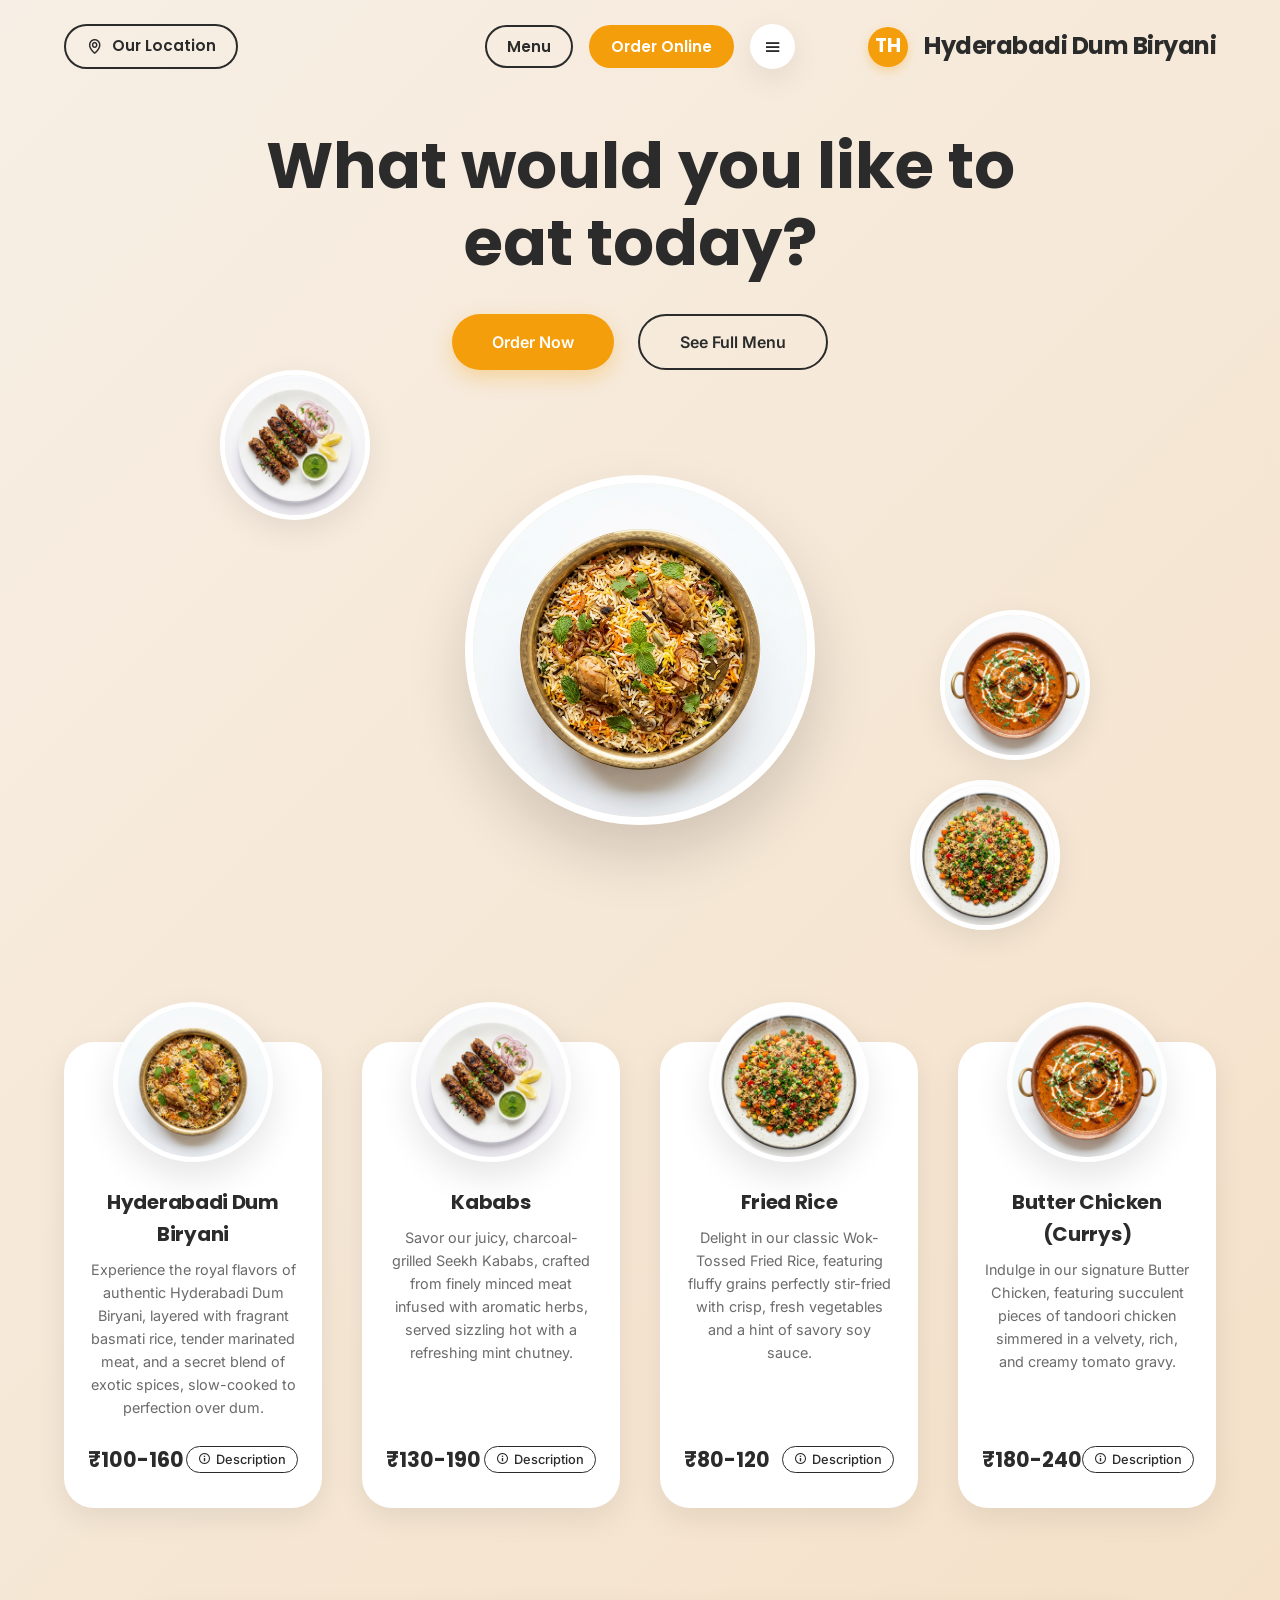
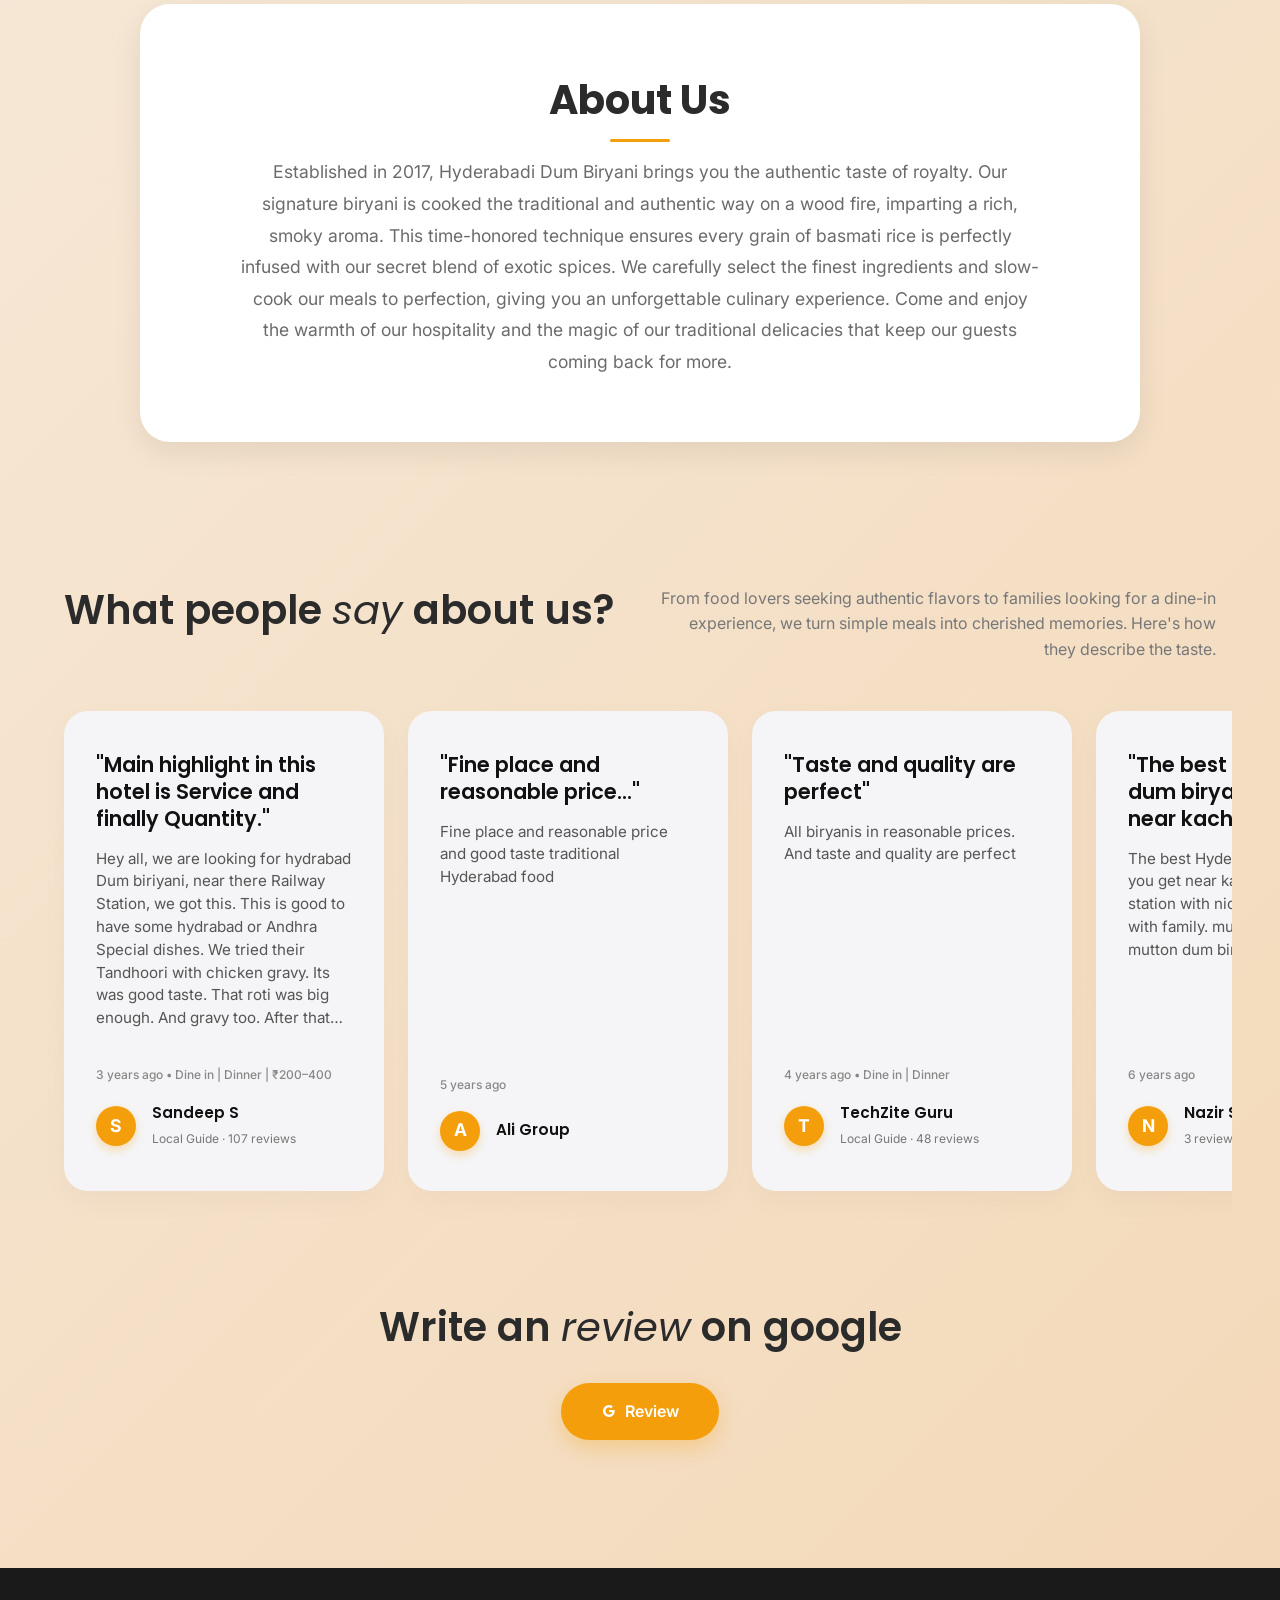
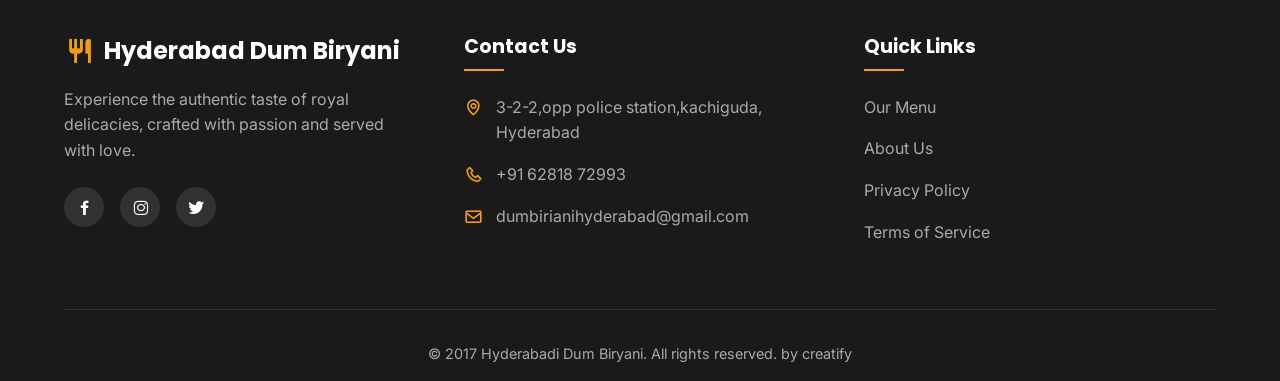
<file: index.html>
<!DOCTYPE html>
<html lang="en">

<head>
  <meta charset="UTF-8">
  <meta name="viewport" content="width=device-width, initial-scale=1.0">
  <title>Hyderabadi Dum Biryani</title>
  <link href="https://fonts.googleapis.com/css2?family=Inter:wght@400;500&family=Poppins:wght@600;700&display=swap"
    rel="stylesheet">
  <link rel="stylesheet" href="style.css">
  <link href='https://unpkg.com/boxicons@2.1.4/css/boxicons.min.css' rel='stylesheet'>
</head>

<body>
  <nav class="navbar">
    <div class="nav-left">
      <a href="https://www.google.com/maps/place/Triveni+Hotel/@17.3891652,78.4968364,20z/data=!4m9!1m2!2m1!1shyderabadi+dum+biryani+hotel!3m5!1s0x3bcb99c9e9e6b159:0x6903d07ece1bf701!8m2!3d17.3891652!4d78.4968364!16s%2Fg%2F1tj44c68?entry=ttu&g_ep=EgoyMDI2MDQyOS4wIKXMDSoASAFQAw%3D%3D"
        target="_blank" title="Open our location in Google Maps" class="nav-pill-btn location-btn">
        <i class='bx bx-map'></i>
        <span>Our Location</span>
      </a>
    </div>
    <div class="nav-center">
      <div class="brand-logo">TH</div>
      <h1>Hyderabadi Dum Biryani</h1>
    </div>
    <div class="nav-right">
      <button class="nav-pill-btn" onclick="window.location.href='menu.html'">Menu</button>
      <button class="nav-pill-btn order-online-btn"
        onclick="window.location.href='https://zomato.onelink.me/xqzv/ldtp38vq'">Order
        Online</button>
      <button class="icon-btn"><i class='bx bx-menu'></i></button>
    </div>
  </nav>

  <main class="hero">
    <div class="hero-content">
      <h1 class="hero-title">What would you like to eat today?</h1>
      <div class="hero-buttons">
        <button class="btn btn-primary"
          onclick="window.location.href='https://zomato.onelink.me/xqzv/ldtp38vq'">Order
          Now</button>
        <button class="btn btn-secondary" onclick="window.location.href='menu.html'">See Full Menu</button>
      </div>
    </div>

    <div class="hero-images">
      <img src="assets/biryani_main.png" alt="Hyderabadi Dum Biryani" class="main-dish">

      <img src="assets/kababs_dish.png" alt="Kababs" class="floating-dish dish-1">
      <img src="assets/fried_rice_dish.png" alt="Fried Rice" class="floating-dish dish-2">
      <img src="assets/butter_chicken_dish.png" alt="Butter Chicken" class="floating-dish dish-3">
    </div>
  </main>

  <section class="menu-section">
    <div class="menu-grid">
      <div class="menu-card floating-card" onclick="window.location.href='biryanis.html'" style="cursor: pointer;"
        title="View all Biryani options">
        <div class="card-img-wrapper">
          <img src="assets/biryani_main.png" alt="Hyderabadi Dum Biryani">
        </div>
        <h3>Hyderabadi Dum Biryani</h3>
        <p>Experience the royal flavors of authentic Hyderabadi Dum Biryani, layered with fragrant basmati rice, tender
          marinated meat, and a secret blend of exotic spices, slow-cooked to perfection over dum.</p>
        <div class="card-footer">
          <span class="price">₹100-160</span>
          <button class="description-btn" onclick="event.stopPropagation();"><i class='bx bx-info-circle'></i>
            Description</button>
        </div>
      </div>

      <div class="menu-card floating-card" style="animation-delay: 1s; cursor: pointer;"
        onclick="window.location.href='kababs.html'" title="View all Kababs">
        <div class="card-img-wrapper">
          <img src="assets/kababs_dish.png" alt="Kababs">
        </div>
        <h3>Kababs</h3>
        <p>Savor our juicy, charcoal-grilled Seekh Kababs, crafted from finely minced meat infused with aromatic herbs,
          served sizzling hot with a refreshing mint chutney.</p>
        <div class="card-footer">
          <span class="price">₹130-190</span>
          <button class="description-btn" onclick="event.stopPropagation();"><i class='bx bx-info-circle'></i>
            Description</button>
        </div>
      </div>

      <div class="menu-card floating-card" style="animation-delay: 2s; cursor: pointer;"
        onclick="window.location.href='fried_rice.html'" title="View all Fried Rice">
        <div class="card-img-wrapper">
          <img src="assets/fried_rice_dish.png" alt="Fried Rice">
        </div>
        <h3>Fried Rice</h3>
        <p>Delight in our classic Wok-Tossed Fried Rice, featuring fluffy grains perfectly stir-fried with crisp, fresh
          vegetables and a hint of savory soy sauce.</p>
        <div class="card-footer">
          <span class="price">₹80-120</span>
          <button class="description-btn" onclick="event.stopPropagation();"><i class='bx bx-info-circle'></i>
            Description</button>
        </div>
      </div>

      <div class="menu-card floating-card" style="animation-delay: 3s; cursor: pointer;"
        onclick="window.location.href='currys.html'" title="View all Currys">
        <div class="card-img-wrapper">
          <img src="assets/butter_chicken_dish.png" alt="Butter Chicken">
        </div>
        <h3>Butter Chicken (Currys)</h3>
        <p>Indulge in our signature Butter Chicken, featuring succulent pieces of tandoori chicken simmered in a
          velvety, rich, and creamy tomato gravy.</p>
        <div class="card-footer">
          <span class="price">₹180-240</span>
          <button class="description-btn" onclick="event.stopPropagation();"><i class='bx bx-info-circle'></i>
            Description</button>
        </div>
      </div>
    </div>
  </section>

  <section class="about-section" id="about">
    <div class="about-content">
      <h2>About Us</h2>
      <p>
        Established in 2017, Hyderabadi Dum Biryani brings you the authentic taste of royalty.
        Our signature biryani is cooked the traditional and authentic way on a wood fire, imparting a rich, smoky aroma.
        This time-honored technique ensures every grain of basmati rice is perfectly infused with our secret blend of
        exotic spices.
        We carefully select the finest ingredients and slow-cook our meals to perfection, giving you an unforgettable
        culinary experience.
        Come and enjoy the warmth of our hospitality and the magic of our traditional delicacies that keep our guests
        coming back for more.
      </p>
    </div>
  </section>

  <section class="reviews-section" id="reviews">
    <div class="reviews-header">
      <h2 class="reviews-title">What people <em>say</em> about us?</h2>
      <p class="reviews-subtitle">From food lovers seeking authentic flavors to families looking for a dine-in
        experience, we turn simple meals into cherished memories. Here's how they describe the taste.</p>
    </div>

    <div class="reviews-container">
      <div class="reviews-row">

        <!-- Review 1 -->
        <div class="review-card">
          <div class="review-content">
            <h3 class="review-heading">"Main highlight in this hotel is Service and finally Quantity."</h3>
            <p class="review-text">Hey all, we are looking for hydrabad Dum biriyani, near there Railway Station, we got
              this. This is good to have some hydrabad or Andhra Special dishes. We tried their Tandhoori with chicken
              gravy. Its was good taste. That roti was big enough. And gravy too. After that we ordered one Chicken
              biriyani with 1 big piece. We are Satisfied. And we returned to banglore with peace.</p>
          </div>
          <div class="review-meta">
            <p class="review-context">3 years ago • Dine in | Dinner | ₹200–400</p>
            <div class="review-author">
              <div class="author-avatar">S</div>
              <div class="author-info">
                <h4>Sandeep S</h4>
                <span>Local Guide · 107 reviews</span>
              </div>
            </div>
          </div>
        </div>

        <!-- Review 2 -->
        <div class="review-card">
          <div class="review-content">
            <h3 class="review-heading">"Fine place and reasonable price..."</h3>
            <p class="review-text">Fine place and reasonable price and good taste traditional Hyderabad food</p>
          </div>
          <div class="review-meta">
            <p class="review-context">5 years ago</p>
            <div class="review-author">
              <div class="author-avatar">A</div>
              <div class="author-info">
                <h4>Ali Group</h4>
              </div>
            </div>
          </div>
        </div>

        <!-- Review 3 -->
        <div class="review-card">
          <div class="review-content">
            <h3 class="review-heading">"Taste and quality are perfect"</h3>
            <p class="review-text">All biryanis in reasonable prices. And taste and quality are perfect</p>
          </div>
          <div class="review-meta">
            <p class="review-context">4 years ago • Dine in | Dinner</p>
            <div class="review-author">
              <div class="author-avatar">T</div>
              <div class="author-info">
                <h4>TechZite Guru</h4>
                <span>Local Guide · 48 reviews</span>
              </div>
            </div>
          </div>
        </div>

        <!-- Review 4 -->
        <div class="review-card">
          <div class="review-content">
            <h3 class="review-heading">"The best Hyderabad dum biryani you get near kachiguda..."</h3>
            <p class="review-text">The best Hyderabad dum biryani you get near kachiguda railway station with nice place
              for dining with family. must taste special mutton dum biryani.</p>
          </div>
          <div class="review-meta">
            <p class="review-context">6 years ago</p>
            <div class="review-author">
              <div class="author-avatar">N</div>
              <div class="author-info">
                <h4>Nazir Shaik</h4>
                <span>3 reviews</span>
              </div>
            </div>
          </div>
        </div>

      </div>
    </div>
  </section>

  <section class="write-review-section" style="text-align: center; padding: 2rem 5% 4rem; max-width: 1200px; margin: 0 auto;">
    <h2 class="reviews-title" style="margin-bottom: 2rem;">Write an <em>review</em> on google</h2>
    <a href="https://www.google.com/search?q=hotel+triveni&sca_esv=e1aed3f059b28a74&sxsrf=ANbL-n6Q2-XtqT9qCCdNrHduC_TjDiDYyg%3A1778856593212&ei=kTIHaoXXDLeUnesP6IuR4QE&biw=1536&bih=730&oq=hotel+triv&gs_lp=[base64]&sclient=gws-wiz-serp#sv=[base64]" target="_blank" class="btn btn-primary" style="display: inline-flex; align-items: center; justify-content: center; gap: 0.5rem; text-decoration: none;">
      <i class='bx bxl-google'></i> Review
    </a>
  </section>



  <footer class="footer">
    <div class="footer-content">
      <div class="footer-section brand-section">
        <div class="footer-logo">
          <i class='bx bx-restaurant'></i>
          <h2>Hyderabad Dum Biryani</h2>
        </div>
        <p>Experience the authentic taste of royal delicacies, crafted with passion and served with love.</p>
        <div class="social-links">
          <a href="#"><i class='bx bxl-facebook'></i></a>
          <a href="#"><i class='bx bxl-instagram'></i></a>
          <a href="#"><i class='bx bxl-twitter'></i></a>
        </div>
      </div>
      <div class="footer-section">
        <h3>Contact Us</h3>
        <ul>
          <li><i class='bx bx-map'></i> 3-2-2,opp police station,kachiguda, Hyderabad </li>
          <li><i class='bx bx-phone'></i> +91 62818 72993</li>
          <li><i class='bx bx-envelope'></i> dumbirianihyderabad@gmail.com</li>
        </ul>
      </div>
      <div class="footer-section">
        <h3>Quick Links</h3>
        <ul>
          <li><a href="menu.html">Our Menu</a></li>
          <li><a href="index.html#about">About Us</a></li>
          <li><a href="#">Privacy Policy</a></li>
          <li><a href="#">Terms of Service</a></li>
        </ul>
      </div>
    </div>
    <div class="footer-bottom">
      <p>&copy; 2017 Hyderabadi Dum Biryani. All rights reserved. by creatify</p>
    </div>
  </footer>

  <script src="script.js"></script>
</body>

</html>
</file>
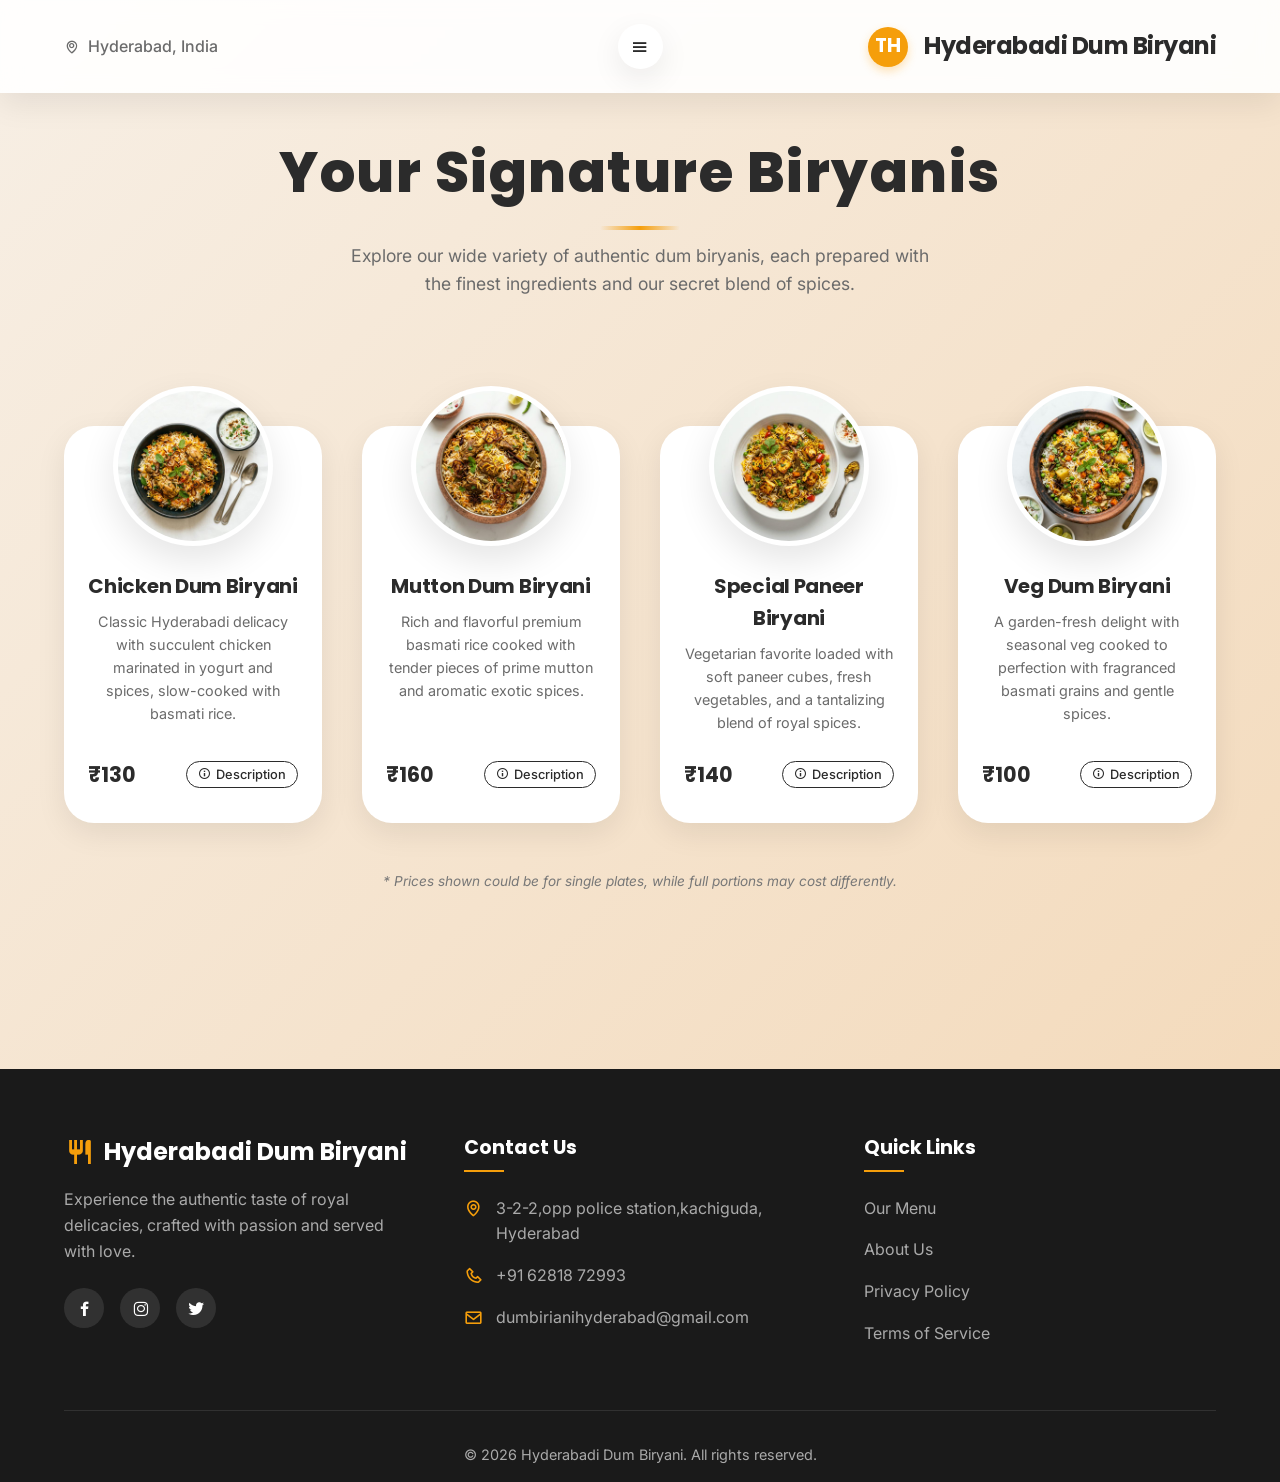
<file: biryanis.html>
<!DOCTYPE html>
<html lang="en">

<head>
  <meta charset="UTF-8">
  <meta name="viewport" content="width=device-width, initial-scale=1.0">
  <title>All Biryanis - Hyderabadi Dum Biryani</title>
  <link href="https://fonts.googleapis.com/css2?family=Inter:wght@400;500&family=Poppins:wght@600;700&display=swap"
    rel="stylesheet">
  <link rel="stylesheet" href="style.css">
  <link href='https://unpkg.com/boxicons@2.1.4/css/boxicons.min.css' rel='stylesheet'>
  <style>
    .menu-page-header {
      text-align: center;
      padding: 8rem 5% 2rem;
    }

    .menu-page-header h1 {
      font-size: 3.5rem;
      margin-bottom: 1.5rem;
      font-family: var(--font-heading);
      font-weight: 800;
      color: var(--heading-color);
      letter-spacing: 1.5px;
      position: relative;
      display: inline-block;
    }

    .menu-page-header h1::after {
      content: '';
      position: absolute;
      bottom: -12px;
      left: 50%;
      transform: translateX(-50%);
      width: 80px;
      height: 4px;
      background: linear-gradient(90deg, transparent, var(--primary-btn), transparent);
      border-radius: 2px;
    }

    .menu-page-header p {
      font-size: 1.1rem;
      color: var(--text-color);
      max-width: 600px;
      margin: 0 auto;
    }

    .navbar-fixed {
      background: rgba(255, 255, 255, 0.9);
      backdrop-filter: blur(10px);
      position: fixed;
      top: 0;
      z-index: 100;
      box-shadow: var(--card-shadow);
    }

    @media (max-width: 1024px) {
      .menu-grid {
        grid-template-columns: repeat(2, 1fr) !important;
      }
    }

    @media (max-width: 768px) {
      .menu-grid {
        grid-template-columns: 1fr !important;
      }
      
      .navbar.navbar-fixed {
        flex-wrap: nowrap !important;
        padding: 1rem 5% !important;
      }
      
      .navbar.navbar-fixed .nav-left {
        display: flex !important;
        flex: none !important;
        width: auto !important;
        margin: 0 !important;
      }

      .navbar.navbar-fixed .nav-right {
        display: none !important;
      }

      .navbar.navbar-fixed .nav-center {
        flex: 1 !important;
        justify-content: flex-end !important;
      }

      .menu-page-header {
        padding: 6.5rem 5% 2rem !important;
      }
      
      .menu-page-header h1 {
        font-size: 1.8rem;
        letter-spacing: 1px;
        margin-bottom: 1.2rem;
        line-height: 1.3;
      }

      .menu-page-header h1::after {
        bottom: -10px;
        width: 60px;
        height: 3px;
      }
      
      .menu-page-header p {
        font-size: 0.95rem;
        line-height: 1.6;
        padding: 0 10px;
      }
    }
  </style>
</head>

<body>
  <nav class="navbar navbar-fixed">
    <div class="nav-left">
      <i class='bx bx-map'></i>
      <span>Hyderabad, India</span>
    </div>
    <div class="nav-center">
      <div class="brand-logo">TH</div>
      <h1>Hyderabadi Dum Biryani</h1>
    </div>
    <div class="nav-right">
      <button class="icon-btn"><i class='bx bx-menu'></i></button>
    </div>
  </nav>

  <main>
    <div class="menu-page-header">
      <h1>Your Signature Biryanis</h1>
      <p>Explore our wide variety of authentic dum biryanis, each prepared with the finest ingredients and our secret
        blend of spices.</p>
    </div>

    <section class="menu-section" style="padding-top: 2rem;">
      <div class="menu-grid">
        <div class="menu-card floating-card">
          <div class="card-img-wrapper">
            <img src="assets/chicken_dum_biryani.png" alt="Chicken Dum Biryani">
          </div>
          <h3>Chicken Dum Biryani</h3>
          <p>Classic Hyderabadi delicacy with succulent chicken marinated in yogurt and spices, slow-cooked with basmati
            rice.</p>
          <div class="card-footer">
            <span class="price">₹130</span>
            <button class="description-btn"><i class='bx bx-info-circle'></i> Description</button>
          </div>
        </div>

        <div class="menu-card floating-card" style="animation-delay: 0.5s">
          <div class="card-img-wrapper">
            <img src="assets/mutton_dum_biryani.png" alt="Mutton Dum Biryani">
          </div>
          <h3>Mutton Dum Biryani</h3>
          <p>Rich and flavorful premium basmati rice cooked with tender pieces of prime mutton and aromatic exotic
            spices.</p>
          <div class="card-footer">
            <span class="price">₹160</span>
            <button class="description-btn"><i class='bx bx-info-circle'></i> Description</button>
          </div>
        </div>

        <div class="menu-card floating-card" style="animation-delay: 1s">
          <div class="card-img-wrapper">
            <img src="assets/special_paneer_biryani.png" alt="Special Paneer Biryani">
          </div>
          <h3>Special Paneer Biryani</h3>
          <p>Vegetarian favorite loaded with soft paneer cubes, fresh vegetables, and a tantalizing blend of royal
            spices.</p>
          <div class="card-footer">
            <span class="price">₹140</span>
            <button class="description-btn"><i class='bx bx-info-circle'></i> Description</button>
          </div>
        </div>

        <div class="menu-card floating-card" style="animation-delay: 1.5s">
          <div class="card-img-wrapper">
            <img src="assets/veg_dum_biryani.png" alt="Veg Dum Biryani">
          </div>
          <h3>Veg Dum Biryani</h3>
          <p>A garden-fresh delight with seasonal veg cooked to perfection with fragranced basmati grains and gentle
            spices.</p>
          <div class="card-footer">
            <span class="price">₹100</span>
            <button class="description-btn"><i class='bx bx-info-circle'></i> Description</button>
          </div>
        </div>


      </div>
      <p style="text-align: center; font-size: 0.85rem; color: #777; margin-top: 3rem; padding-bottom: 1rem; font-style: italic;">* Prices shown could be for single plates, while full portions may cost differently.</p>
    </section>
  </main>

  <footer class="footer">
    <div class="footer-content">
      <div class="footer-section brand-section">
        <div class="footer-logo">
          <i class='bx bx-restaurant'></i>
          <h2>Hyderabadi Dum Biryani</h2>
        </div>
        <p>Experience the authentic taste of royal delicacies, crafted with passion and served with love.</p>
        <div class="social-links">
          <a href="#"><i class='bx bxl-facebook'></i></a>
          <a href="#"><i class='bx bxl-instagram'></i></a>
          <a href="#"><i class='bx bxl-twitter'></i></a>
        </div>
      </div>
      <div class="footer-section">
        <h3>Contact Us</h3>
        <ul>
          <li><i class='bx bx-map'></i>3-2-2,opp police station,kachiguda, Hyderabad</li>
          <li><i class='bx bx-phone'></i> +91 62818 72993</li>
          <li><i class='bx bx-envelope'></i>dumbirianihyderabad@gmail.com
          </li>
        </ul>
      </div>
      <div class="footer-section">
        <h3>Quick Links</h3>
        <ul>
          <li><a href="menu.html">Our Menu</a></li>
          <li><a href="index.html#about">About Us</a></li>
          <li><a href="#">Privacy Policy</a></li>
          <li><a href="#">Terms of Service</a></li>
        </ul>
      </div>
    </div>
    <div class="footer-bottom">
      <p>&copy; 2026 Hyderabadi Dum Biryani. All rights reserved.</p>
    </div>
  </footer>

  <script src="script.js"></script>
</body>

</html>
</file>
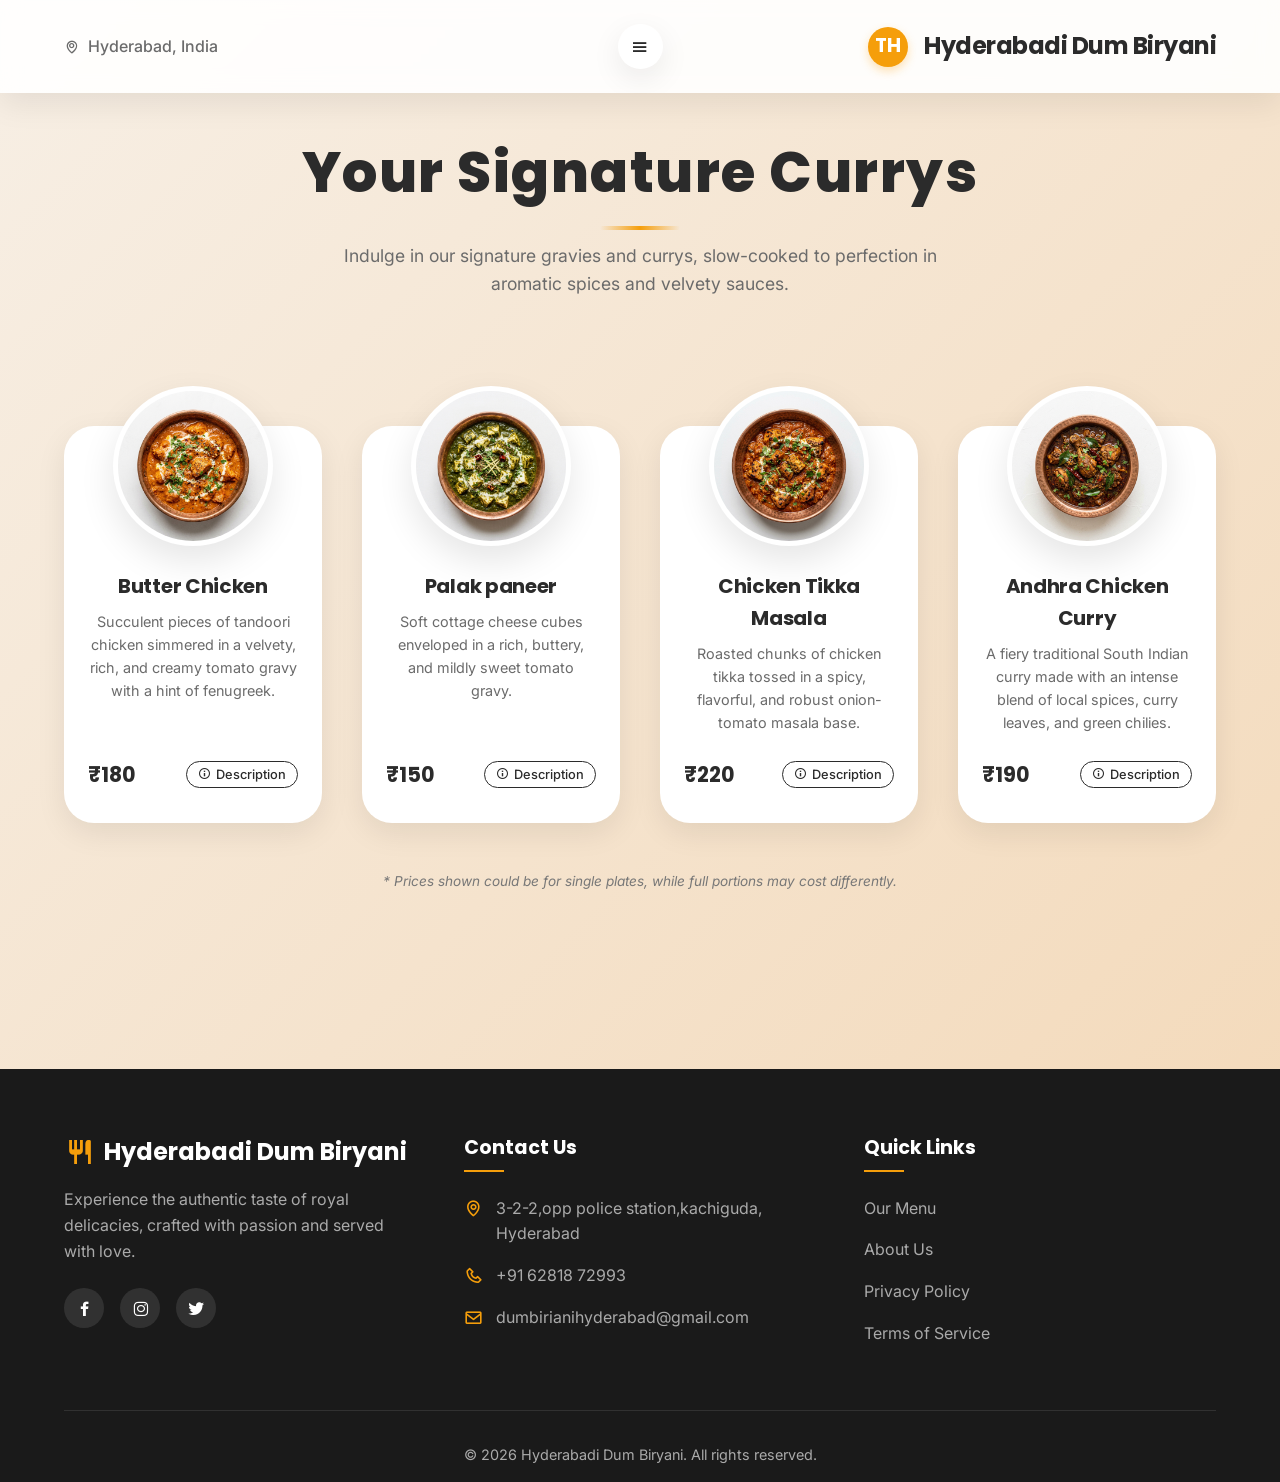
<file: currys.html>
<!DOCTYPE html>
<html lang="en">

<head>
  <meta charset="UTF-8">
  <meta name="viewport" content="width=device-width, initial-scale=1.0">
  <title>Rich & Creamy Currys - Hyderabadi Dum Biryani</title>
  <link href="https://fonts.googleapis.com/css2?family=Inter:wght@400;500&family=Poppins:wght@600;700&display=swap"
    rel="stylesheet">
  <link rel="stylesheet" href="style.css">
  <link href='https://unpkg.com/boxicons@2.1.4/css/boxicons.min.css' rel='stylesheet'>
  <style>
    .menu-page-header {
      text-align: center;
      padding: 8rem 5% 2rem;
    }

    .menu-page-header h1 {
      font-size: 3.5rem;
      margin-bottom: 1.5rem;
      font-family: var(--font-heading);
      font-weight: 800;
      color: var(--heading-color);
      letter-spacing: 1.5px;
      position: relative;
      display: inline-block;
    }

    .menu-page-header h1::after {
      content: '';
      position: absolute;
      bottom: -12px;
      left: 50%;
      transform: translateX(-50%);
      width: 80px;
      height: 4px;
      background: linear-gradient(90deg, transparent, var(--primary-btn), transparent);
      border-radius: 2px;
    }

    .menu-page-header p {
      font-size: 1.1rem;
      color: var(--text-color);
      max-width: 600px;
      margin: 0 auto;
    }

    .navbar-fixed {
      background: rgba(255, 255, 255, 0.9);
      backdrop-filter: blur(10px);
      position: fixed;
      top: 0;
      z-index: 100;
      box-shadow: var(--card-shadow);
    }

    @media (max-width: 1024px) {
      .menu-grid {
        grid-template-columns: repeat(2, 1fr) !important;
      }
    }

    @media (max-width: 768px) {
      .menu-grid {
        grid-template-columns: 1fr !important;
      }
      
      .navbar.navbar-fixed {
        flex-wrap: nowrap !important;
        padding: 1rem 5% !important;
      }
      
      .navbar.navbar-fixed .nav-left {
        display: flex !important;
        flex: none !important;
        width: auto !important;
        margin: 0 !important;
      }

      .navbar.navbar-fixed .nav-right {
        display: none !important;
      }

      .navbar.navbar-fixed .nav-center {
        flex: 1 !important;
        justify-content: flex-end !important;
      }

      .menu-page-header {
        padding: 6.5rem 5% 2rem !important;
      }
      
      .menu-page-header h1 {
        font-size: 1.8rem;
        letter-spacing: 1px;
        margin-bottom: 1.2rem;
        line-height: 1.3;
      }

      .menu-page-header h1::after {
        bottom: -10px;
        width: 60px;
        height: 3px;
      }
      
      .menu-page-header p {
        font-size: 0.95rem;
        line-height: 1.6;
        padding: 0 10px;
      }
    }
  </style>
</head>

<body>
  <nav class="navbar navbar-fixed">
    <div class="nav-left">
      <i class='bx bx-map'></i>
      <span>Hyderabad, India</span>
    </div>
    <div class="nav-center">
      <div class="brand-logo">TH</div>
      <h1>Hyderabadi Dum Biryani</h1>
    </div>
    <div class="nav-right">
      <button class="icon-btn"><i class='bx bx-menu'></i></button>
    </div>
  </nav>

  <main>
    <div class="menu-page-header">
      <h1>Your Signature Currys</h1>
      <p>Indulge in our signature gravies and currys, slow-cooked to perfection in aromatic spices and velvety sauces.
      </p>
    </div>

    <section class="menu-section" style="padding-top: 2rem;">
      <div class="menu-grid" style="grid-template-columns: repeat(4, 1fr);">
        <div class="menu-card floating-card">
          <div class="card-img-wrapper">
            <img src="assets/butter_chicken_topdown.png" alt="Butter Chicken">
          </div>
          <h3>Butter Chicken</h3>
          <p>Succulent pieces of tandoori chicken simmered in a velvety, rich, and creamy tomato gravy with a hint of
            fenugreek.</p>
          <div class="card-footer">
            <span class="price">₹180</span>
            <button class="description-btn"><i class='bx bx-info-circle'></i> Description</button>
          </div>
        </div>

        <div class="menu-card floating-card" style="animation-delay: 0.5s">
          <div class="card-img-wrapper">
            <img src="assets/palak_paneer_topdown.png" alt="Palak paneer">
          </div>
          <h3>Palak paneer</h3>
          <p>Soft cottage cheese cubes enveloped in a rich, buttery, and mildly sweet tomato gravy.</p>
          <div class="card-footer">
            <span class="price">₹150</span>
            <button class="description-btn"><i class='bx bx-info-circle'></i> Description</button>
          </div>
        </div>

        <div class="menu-card floating-card" style="animation-delay: 1s">
          <div class="card-img-wrapper">
            <img src="assets/chicken_tikka_topdown.png" alt="Chicken Tikka Masala">
          </div>
          <h3>Chicken Tikka Masala</h3>
          <p>Roasted chunks of chicken tikka tossed in a spicy, flavorful, and robust onion-tomato masala base.</p>
          <div class="card-footer">
            <span class="price">₹220</span>
            <button class="description-btn"><i class='bx bx-info-circle'></i> Description</button>
          </div>
        </div>

        <div class="menu-card floating-card" style="animation-delay: 1.5s">
          <div class="card-img-wrapper">
            <img src="assets/andhra_chicken_topdown.png" alt="Andhra Chicken Curry">
          </div>
          <h3>Andhra Chicken Curry</h3>
          <p>A fiery traditional South Indian curry made with an intense blend of local spices, curry leaves, and green
            chilies.</p>
          <div class="card-footer">
            <span class="price">₹190</span>
            <button class="description-btn"><i class='bx bx-info-circle'></i> Description</button>
          </div>
        </div>
      </div>
      <p style="text-align: center; font-size: 0.85rem; color: #777; margin-top: 3rem; padding-bottom: 1rem; font-style: italic;">* Prices shown could be for single plates, while full portions may cost differently.</p>
    </section>
  </main>

  <footer class="footer">
    <div class="footer-content">
      <div class="footer-section brand-section">
        <div class="footer-logo">
          <i class='bx bx-restaurant'></i>
          <h2>Hyderabadi Dum Biryani</h2>
        </div>
        <p>Experience the authentic taste of royal delicacies, crafted with passion and served with love.</p>
        <div class="social-links">
          <a href="#"><i class='bx bxl-facebook'></i></a>
          <a href="#"><i class='bx bxl-instagram'></i></a>
          <a href="#"><i class='bx bxl-twitter'></i></a>
        </div>
      </div>
      <div class="footer-section">
        <h3>Contact Us</h3>
        <ul>
          <li><i class='bx bx-map'></i>3-2-2,opp police station,kachiguda, Hyderabad</li>
          <li><i class='bx bx-phone'></i> +91 62818 72993</li>
          <li><i class='bx bx-envelope'></i>dumbirianihyderabad@gmail.com
          </li>
        </ul>
      </div>
      <div class="footer-section">
        <h3>Quick Links</h3>
        <ul>
          <li><a href="menu.html">Our Menu</a></li>
          <li><a href="index.html#about">About Us</a></li>
          <li><a href="#">Privacy Policy</a></li>
          <li><a href="#">Terms of Service</a></li>
        </ul>
      </div>
    </div>
    <div class="footer-bottom">
      <p>&copy; 2026 Hyderabadi Dum Biryani. All rights reserved.</p>
    </div>
  </footer>

  <script src="script.js"></script>
</body>

</html>
</file>
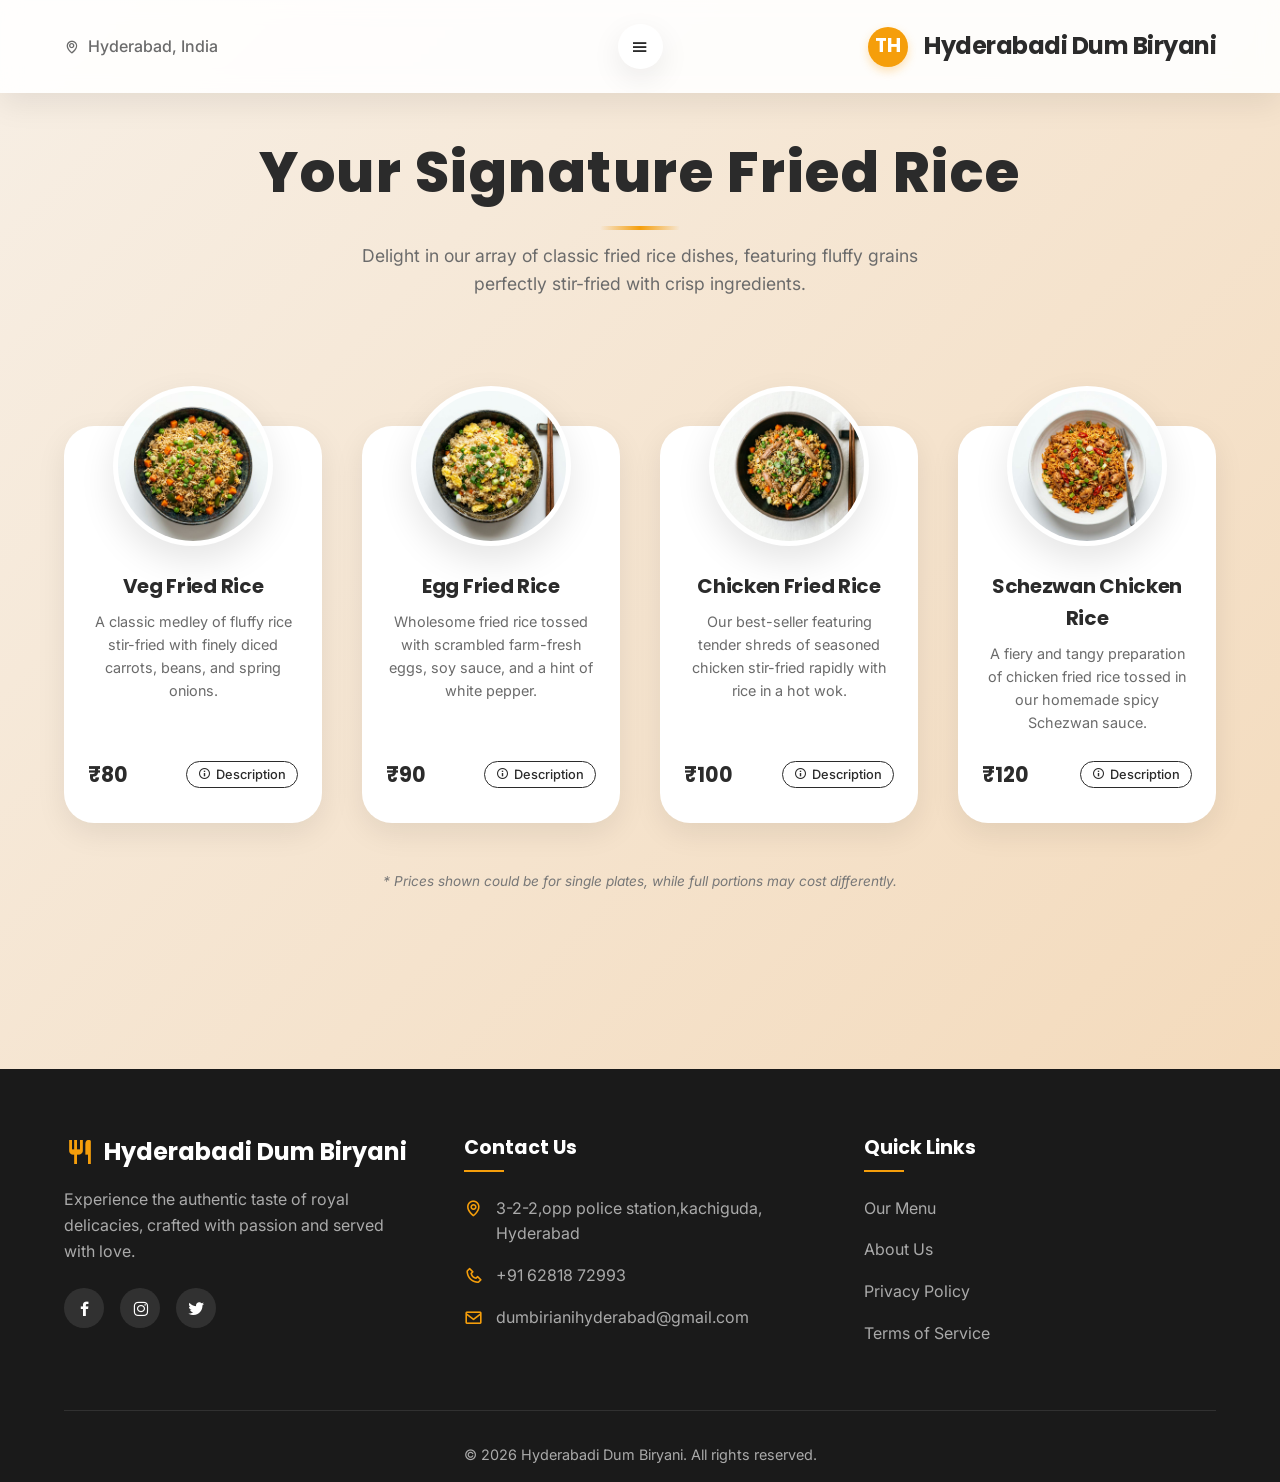
<file: fried_rice.html>
<!DOCTYPE html>
<html lang="en">

<head>
  <meta charset="UTF-8">
  <meta name="viewport" content="width=device-width, initial-scale=1.0">
  <title>Wok-Tossed Fried Rice - Hyderabadi Dum Biryani</title>
  <link href="https://fonts.googleapis.com/css2?family=Inter:wght@400;500&family=Poppins:wght@600;700&display=swap"
    rel="stylesheet">
  <link rel="stylesheet" href="style.css">
  <link href='https://unpkg.com/boxicons@2.1.4/css/boxicons.min.css' rel='stylesheet'>
  <style>
    .menu-page-header {
      text-align: center;
      padding: 8rem 5% 2rem;
    }

    .menu-page-header h1 {
      font-size: 3.5rem;
      margin-bottom: 1.5rem;
      font-family: var(--font-heading);
      font-weight: 800;
      color: var(--heading-color);
      letter-spacing: 1.5px;
      position: relative;
      display: inline-block;
    }

    .menu-page-header h1::after {
      content: '';
      position: absolute;
      bottom: -12px;
      left: 50%;
      transform: translateX(-50%);
      width: 80px;
      height: 4px;
      background: linear-gradient(90deg, transparent, var(--primary-btn), transparent);
      border-radius: 2px;
    }

    .menu-page-header p {
      font-size: 1.1rem;
      color: var(--text-color);
      max-width: 600px;
      margin: 0 auto;
    }

    .navbar-fixed {
      background: rgba(255, 255, 255, 0.9);
      backdrop-filter: blur(10px);
      position: fixed;
      top: 0;
      z-index: 100;
      box-shadow: var(--card-shadow);
    }

    @media (max-width: 1024px) {
      .menu-grid {
        grid-template-columns: repeat(2, 1fr) !important;
      }
    }

    @media (max-width: 768px) {
      .menu-grid {
        grid-template-columns: 1fr !important;
      }
      
      .navbar.navbar-fixed {
        flex-wrap: nowrap !important;
        padding: 1rem 5% !important;
      }
      
      .navbar.navbar-fixed .nav-left {
        display: flex !important;
        flex: none !important;
        width: auto !important;
        margin: 0 !important;
      }

      .navbar.navbar-fixed .nav-right {
        display: none !important;
      }

      .navbar.navbar-fixed .nav-center {
        flex: 1 !important;
        justify-content: flex-end !important;
      }

      .menu-page-header {
        padding: 6.5rem 5% 2rem !important;
      }
      
      .menu-page-header h1 {
        font-size: 1.8rem;
        letter-spacing: 1px;
        margin-bottom: 1.2rem;
        line-height: 1.3;
      }

      .menu-page-header h1::after {
        bottom: -10px;
        width: 60px;
        height: 3px;
      }
      
      .menu-page-header p {
        font-size: 0.95rem;
        line-height: 1.6;
        padding: 0 10px;
      }
    }
  </style>
</head>

<body>
  <nav class="navbar navbar-fixed">
    <div class="nav-left">
      <i class='bx bx-map'></i>
      <span>Hyderabad, India</span>
    </div>
    <div class="nav-center">
      <div class="brand-logo">TH</div>
      <h1>Hyderabadi Dum Biryani</h1>
    </div>
    <div class="nav-right">
      <button class="icon-btn"><i class='bx bx-menu'></i></button>
    </div>
  </nav>

  <main>
    <div class="menu-page-header">
      <h1>Your Signature Fried Rice</h1>
      <p>Delight in our array of classic fried rice dishes, featuring fluffy grains perfectly stir-fried with crisp
        ingredients.</p>
    </div>

    <section class="menu-section" style="padding-top: 2rem;">
      <div class="menu-grid">
        <div class="menu-card floating-card">
          <div class="card-img-wrapper">
            <img src="assets/veg_fried_rice.png" alt="Veg Fried Rice">
          </div>
          <h3>Veg Fried Rice</h3>
          <p>A classic medley of fluffy rice stir-fried with finely diced carrots, beans, and spring onions.</p>
          <div class="card-footer">
            <span class="price">₹80</span>
            <button class="description-btn"><i class='bx bx-info-circle'></i> Description</button>
          </div>
        </div>

        <div class="menu-card floating-card" style="animation-delay: 0.5s">
          <div class="card-img-wrapper">
            <img src="assets/egg_fried_rice.png" alt="Egg Fried Rice">
          </div>
          <h3>Egg Fried Rice</h3>
          <p>Wholesome fried rice tossed with scrambled farm-fresh eggs, soy sauce, and a hint of white pepper.</p>
          <div class="card-footer">
            <span class="price">₹90</span>
            <button class="description-btn"><i class='bx bx-info-circle'></i> Description</button>
          </div>
        </div>

        <div class="menu-card floating-card" style="animation-delay: 1s">
          <div class="card-img-wrapper">
            <img src="assets/chicken_fried_rice.png" alt="Chicken Fried Rice">
          </div>
          <h3>Chicken Fried Rice</h3>
          <p>Our best-seller featuring tender shreds of seasoned chicken stir-fried rapidly with rice in a hot wok.</p>
          <div class="card-footer">
            <span class="price">₹100</span>
            <button class="description-btn"><i class='bx bx-info-circle'></i> Description</button>
          </div>
        </div>

        <div class="menu-card floating-card" style="animation-delay: 1.5s">
          <div class="card-img-wrapper">
            <img src="assets/schezwan_chicken_rice.png" alt="Schezwan Chicken Rice">
          </div>
          <h3>Schezwan Chicken Rice</h3>
          <p>A fiery and tangy preparation of chicken fried rice tossed in our homemade spicy Schezwan sauce.</p>
          <div class="card-footer">
            <span class="price">₹120</span>
            <button class="description-btn"><i class='bx bx-info-circle'></i> Description</button>
          </div>
        </div>
      </div>
      <p style="text-align: center; font-size: 0.85rem; color: #777; margin-top: 3rem; padding-bottom: 1rem; font-style: italic;">* Prices shown could be for single plates, while full portions may cost differently.</p>
    </section>
  </main>

  <footer class="footer">
    <div class="footer-content">
      <div class="footer-section brand-section">
        <div class="footer-logo">
          <i class='bx bx-restaurant'></i>
          <h2>Hyderabadi Dum Biryani</h2>
        </div>
        <p>Experience the authentic taste of royal delicacies, crafted with passion and served with love.</p>
        <div class="social-links">
          <a href="#"><i class='bx bxl-facebook'></i></a>
          <a href="#"><i class='bx bxl-instagram'></i></a>
          <a href="#"><i class='bx bxl-twitter'></i></a>
        </div>
      </div>
      <div class="footer-section">
        <h3>Contact Us</h3>
        <ul>
          <li><i class='bx bx-map'></i>3-2-2,opp police station,kachiguda, Hyderabad</li>
          <li><i class='bx bx-phone'></i> +91 62818 72993</li>
          <li><i class='bx bx-envelope'></i>dumbirianihyderabad@gmail.com
          </li>
        </ul>
      </div>
      <div class="footer-section">
        <h3>Quick Links</h3>
        <ul>
          <li><a href="menu.html">Our Menu</a></li>
          <li><a href="index.html#about">About Us</a></li>
          <li><a href="#">Privacy Policy</a></li>
          <li><a href="#">Terms of Service</a></li>
        </ul>
      </div>
    </div>
    <div class="footer-bottom">
      <p>&copy; 2026 Hyderabadi Dum Biryani. All rights reserved.</p>
    </div>
  </footer>

  <script src="script.js"></script>
</body>

</html>
</file>
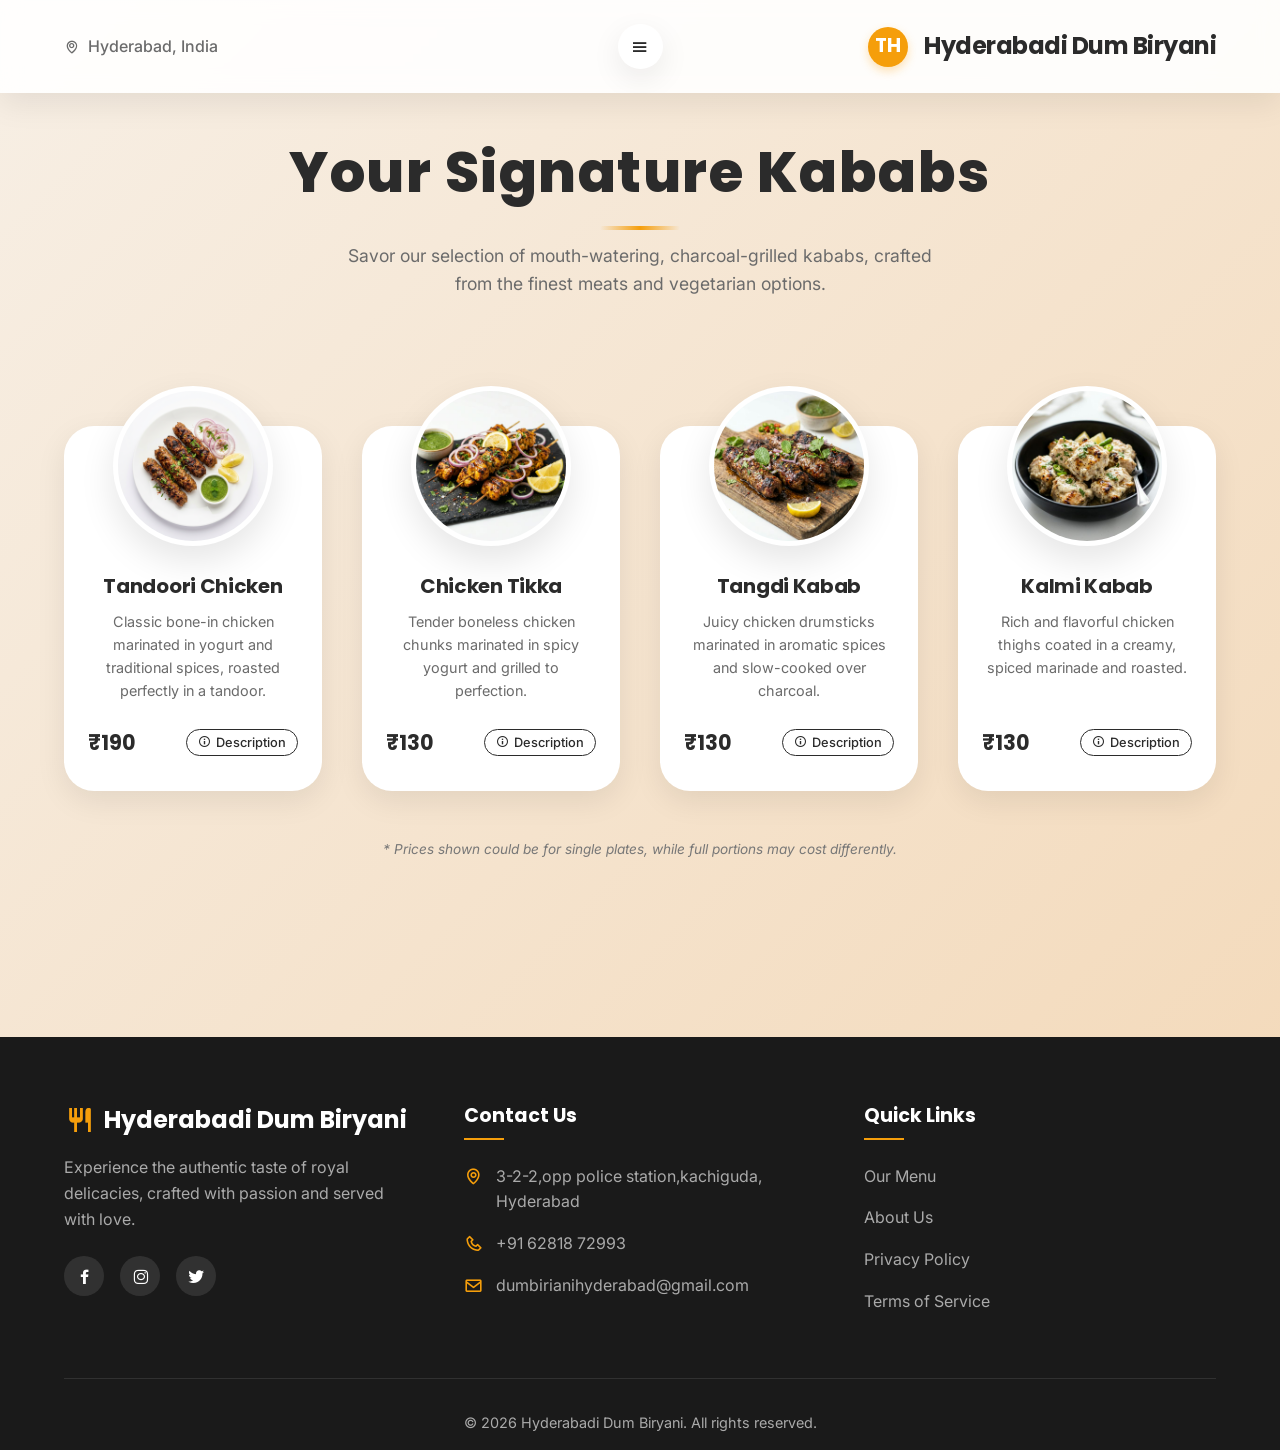
<file: kababs.html>
<!DOCTYPE html>
<html lang="en">

<head>
  <meta charset="UTF-8">
  <meta name="viewport" content="width=device-width, initial-scale=1.0">
  <title>All Kababs - Hyderabadi Dum Biryani</title>
  <link href="https://fonts.googleapis.com/css2?family=Inter:wght@400;500&family=Poppins:wght@600;700&display=swap"
    rel="stylesheet">
  <link rel="stylesheet" href="style.css">
  <link href='https://unpkg.com/boxicons@2.1.4/css/boxicons.min.css' rel='stylesheet'>
  <style>
    .menu-page-header {
      text-align: center;
      padding: 8rem 5% 2rem;
    }

    .menu-page-header h1 {
      font-size: 3.5rem;
      margin-bottom: 1.5rem;
      font-family: var(--font-heading);
      font-weight: 800;
      color: var(--heading-color);
      letter-spacing: 1.5px;
      position: relative;
      display: inline-block;
    }

    .menu-page-header h1::after {
      content: '';
      position: absolute;
      bottom: -12px;
      left: 50%;
      transform: translateX(-50%);
      width: 80px;
      height: 4px;
      background: linear-gradient(90deg, transparent, var(--primary-btn), transparent);
      border-radius: 2px;
    }

    .menu-page-header p {
      font-size: 1.1rem;
      color: var(--text-color);
      max-width: 600px;
      margin: 0 auto;
    }

    .navbar-fixed {
      background: rgba(255, 255, 255, 0.9);
      backdrop-filter: blur(10px);
      position: fixed;
      top: 0;
      z-index: 100;
      box-shadow: var(--card-shadow);
    }

    @media (max-width: 1024px) {
      .menu-grid {
        grid-template-columns: repeat(2, 1fr) !important;
      }
    }

    @media (max-width: 768px) {
      .menu-grid {
        grid-template-columns: 1fr !important;
      }
      
      .navbar.navbar-fixed {
        flex-wrap: nowrap !important;
        padding: 1rem 5% !important;
      }
      
      .navbar.navbar-fixed .nav-left {
        display: flex !important;
        flex: none !important;
        width: auto !important;
        margin: 0 !important;
      }

      .navbar.navbar-fixed .nav-right {
        display: none !important;
      }

      .navbar.navbar-fixed .nav-center {
        flex: 1 !important;
        justify-content: flex-end !important;
      }

      .menu-page-header {
        padding: 6.5rem 5% 2rem !important;
      }
      
      .menu-page-header h1 {
        font-size: 1.8rem;
        letter-spacing: 1px;
        margin-bottom: 1.2rem;
        line-height: 1.3;
      }

      .menu-page-header h1::after {
        bottom: -10px;
        width: 60px;
        height: 3px;
      }
      
      .menu-page-header p {
        font-size: 0.95rem;
        line-height: 1.6;
        padding: 0 10px;
      }
    }
  </style>
</head>

<body>
  <nav class="navbar navbar-fixed">
    <div class="nav-left">
      <i class='bx bx-map'></i>
      <span>Hyderabad, India</span>
    </div>
    <div class="nav-center">
      <div class="brand-logo">TH</div>
      <h1>Hyderabadi Dum Biryani</h1>
    </div>
    <div class="nav-right">
      <button class="icon-btn"><i class='bx bx-menu'></i></button>
    </div>
  </nav>

  <main>
    <div class="menu-page-header">
      <h1>Your Signature Kababs</h1>
      <p>Savor our selection of mouth-watering, charcoal-grilled kababs, crafted from the finest meats and vegetarian
        options.</p>
    </div>

    <section class="menu-section" style="padding-top: 2rem;">
      <div class="menu-grid">
        <div class="menu-card floating-card">
          <div class="card-img-wrapper">
            <img src="assets/kababs_dish.png" alt="Tandoori Chicken">
          </div>
          <h3>Tandoori Chicken</h3>
          <p>Classic bone-in chicken marinated in yogurt and traditional spices, roasted perfectly in a tandoor.</p>
          <div class="card-footer">
            <span class="price">₹190</span>
            <button class="description-btn"><i class='bx bx-info-circle'></i> Description</button>
          </div>
        </div>

        <div class="menu-card floating-card" style="animation-delay: 0.5s">
          <div class="card-img-wrapper">
            <img src="assets/chicken_tikka_kabab.png" alt="Chicken Tikka">
          </div>
          <h3>Chicken Tikka</h3>
          <p>Tender boneless chicken chunks marinated in spicy yogurt and grilled to perfection.</p>
          <div class="card-footer">
            <span class="price">₹130</span>
            <button class="description-btn"><i class='bx bx-info-circle'></i> Description</button>
          </div>
        </div>

        <div class="menu-card floating-card" style="animation-delay: 1s">
          <div class="card-img-wrapper">
            <img src="assets/mutton_seekh_kabab.png" alt="Tangdi Kabab">
          </div>
          <h3>Tangdi Kabab</h3>
          <p>Juicy chicken drumsticks marinated in aromatic spices and slow-cooked over charcoal.</p>
          <div class="card-footer">
            <span class="price">₹130</span>
            <button class="description-btn"><i class='bx bx-info-circle'></i> Description</button>
          </div>
        </div>

        <div class="menu-card floating-card" style="animation-delay: 1.5s">
          <div class="card-img-wrapper">
            <img src="assets/malai_kabab.png" alt="Kalmi Kabab">
          </div>
          <h3>Kalmi Kabab</h3>
          <p>Rich and flavorful chicken thighs coated in a creamy, spiced marinade and roasted.</p>
          <div class="card-footer">
            <span class="price">₹130</span>
            <button class="description-btn"><i class='bx bx-info-circle'></i> Description</button>
          </div>
        </div>
      </div>
      <p style="text-align: center; font-size: 0.85rem; color: #777; margin-top: 3rem; padding-bottom: 1rem; font-style: italic;">* Prices shown could be for single plates, while full portions may cost differently.</p>
    </section>
  </main>

  <footer class="footer">
    <div class="footer-content">
      <div class="footer-section brand-section">
        <div class="footer-logo">
          <i class='bx bx-restaurant'></i>
          <h2>Hyderabadi Dum Biryani</h2>
        </div>
        <p>Experience the authentic taste of royal delicacies, crafted with passion and served with love.</p>
        <div class="social-links">
          <a href="#"><i class='bx bxl-facebook'></i></a>
          <a href="#"><i class='bx bxl-instagram'></i></a>
          <a href="#"><i class='bx bxl-twitter'></i></a>
        </div>
      </div>
      <div class="footer-section">
        <h3>Contact Us</h3>
        <ul>
          <li><i class='bx bx-map'></i>3-2-2,opp police station,kachiguda, Hyderabad</li>
          <li><i class='bx bx-phone'></i> +91 62818 72993</li>
          <li><i class='bx bx-envelope'></i>dumbirianihyderabad@gmail.com
          </li>
        </ul>

      </div>
      <div class="footer-section">
        <h3>Quick Links</h3>
        <ul>
          <li><a href="menu.html">Our Menu</a></li>
          <li><a href="index.html#about">About Us</a></li>
          <li><a href="#">Privacy Policy</a></li>
          <li><a href="#">Terms of Service</a></li>
        </ul>
      </div>
    </div>
    <div class="footer-bottom">
      <p>&copy; 2026 Hyderabadi Dum Biryani. All rights reserved.</p>
    </div>
  </footer>

  <script src="script.js"></script>
</body>

</html>
</file>
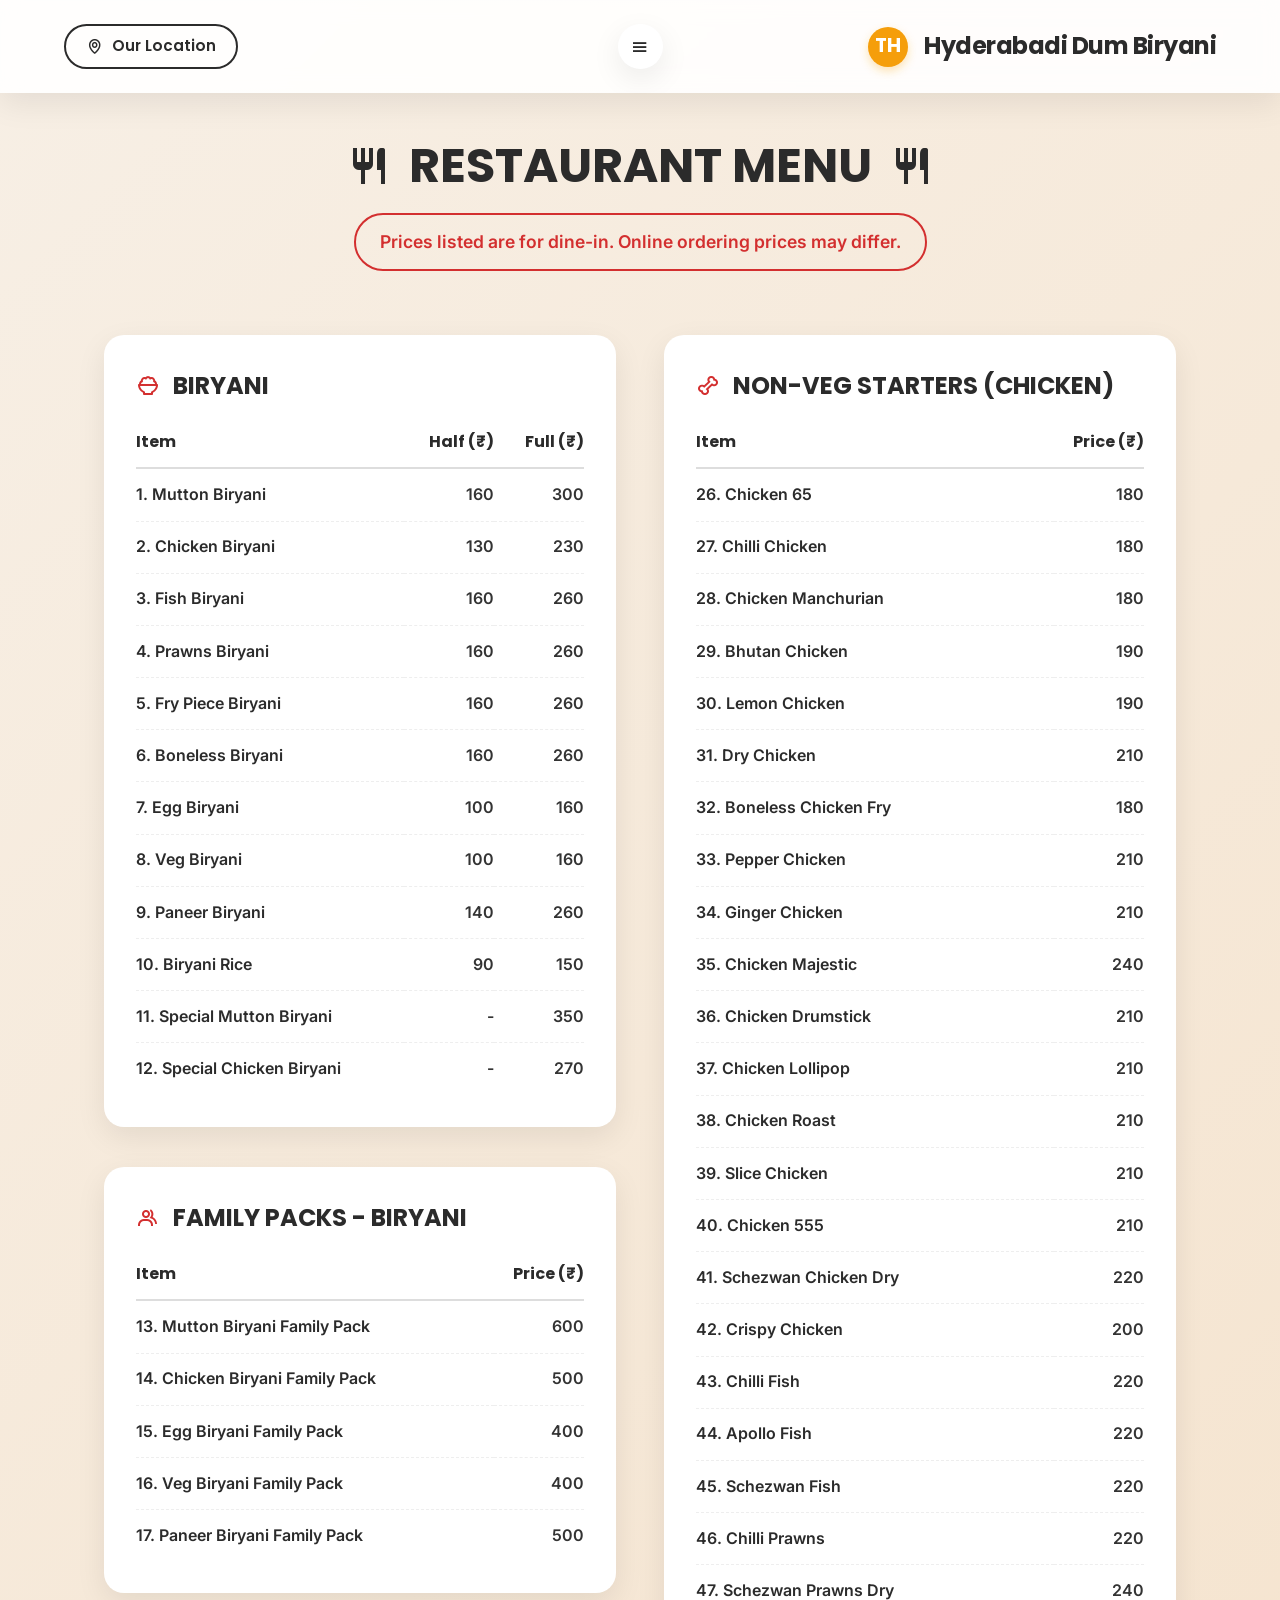
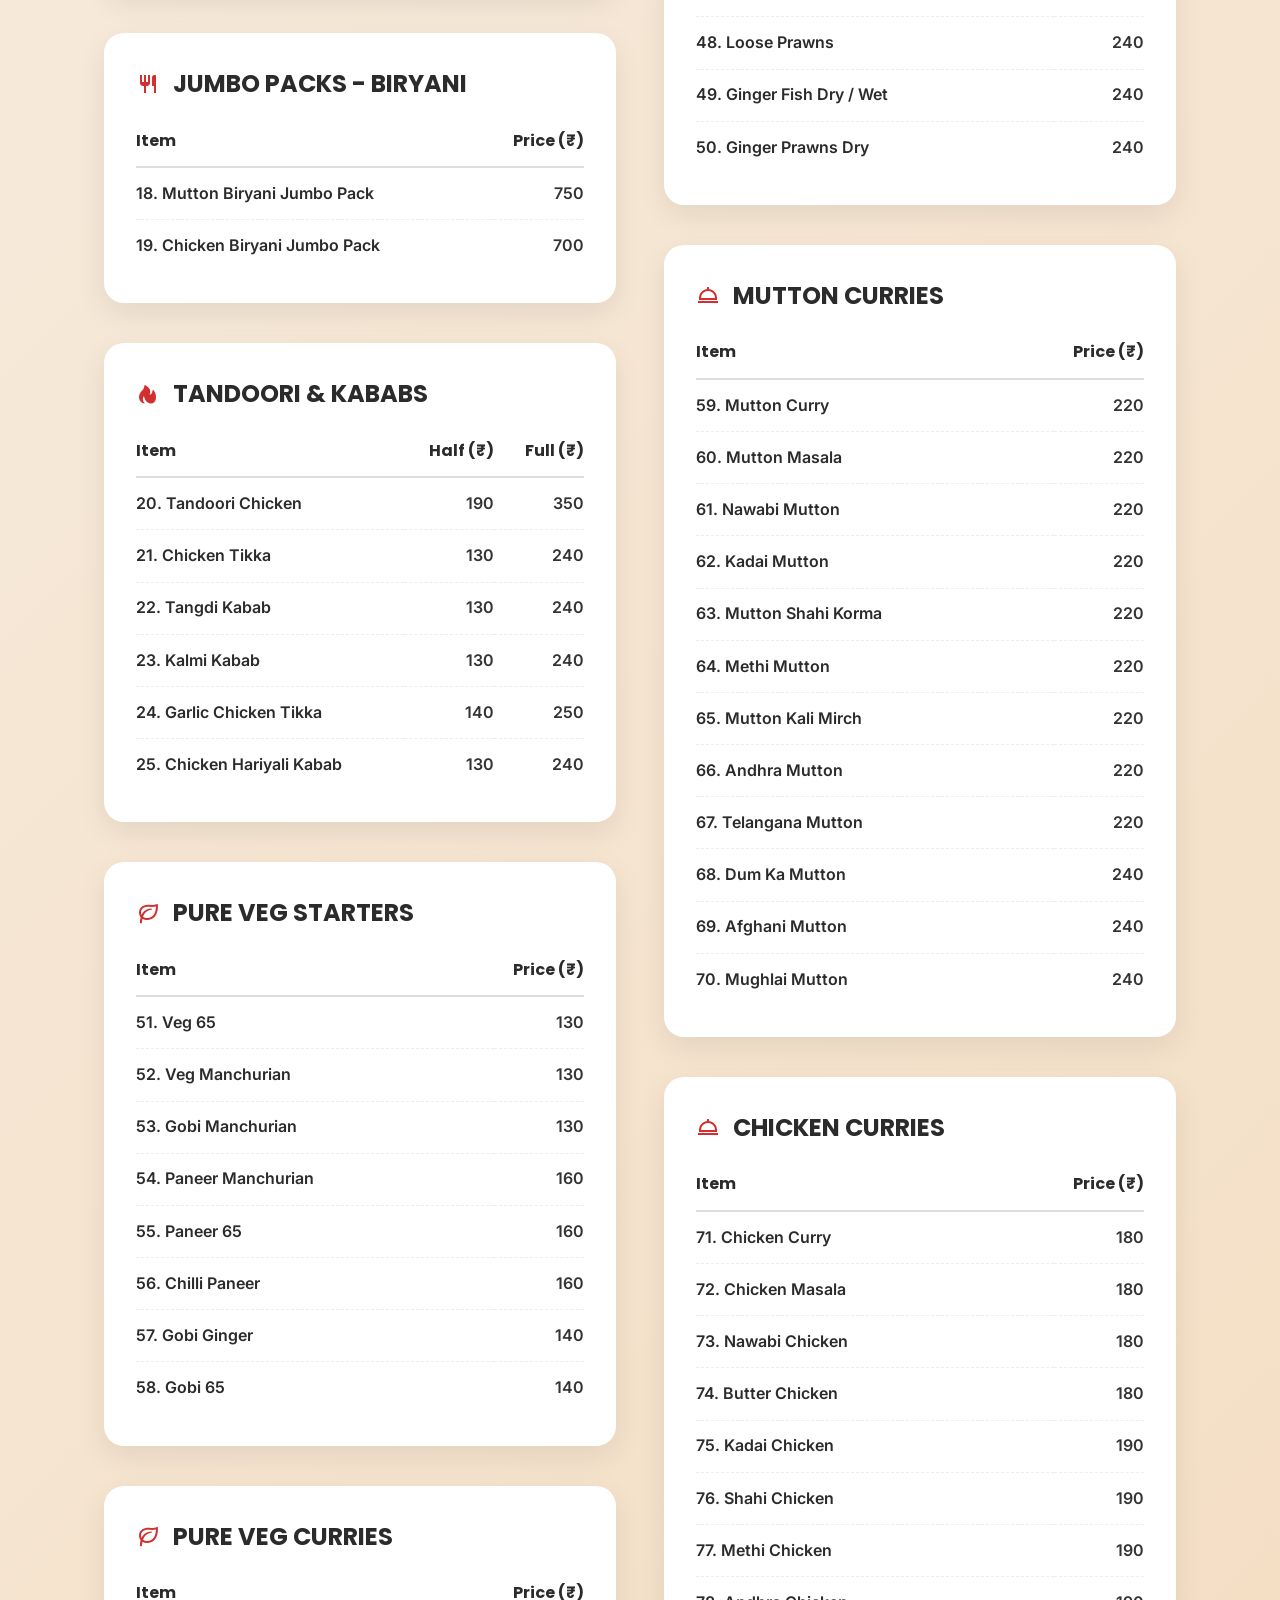
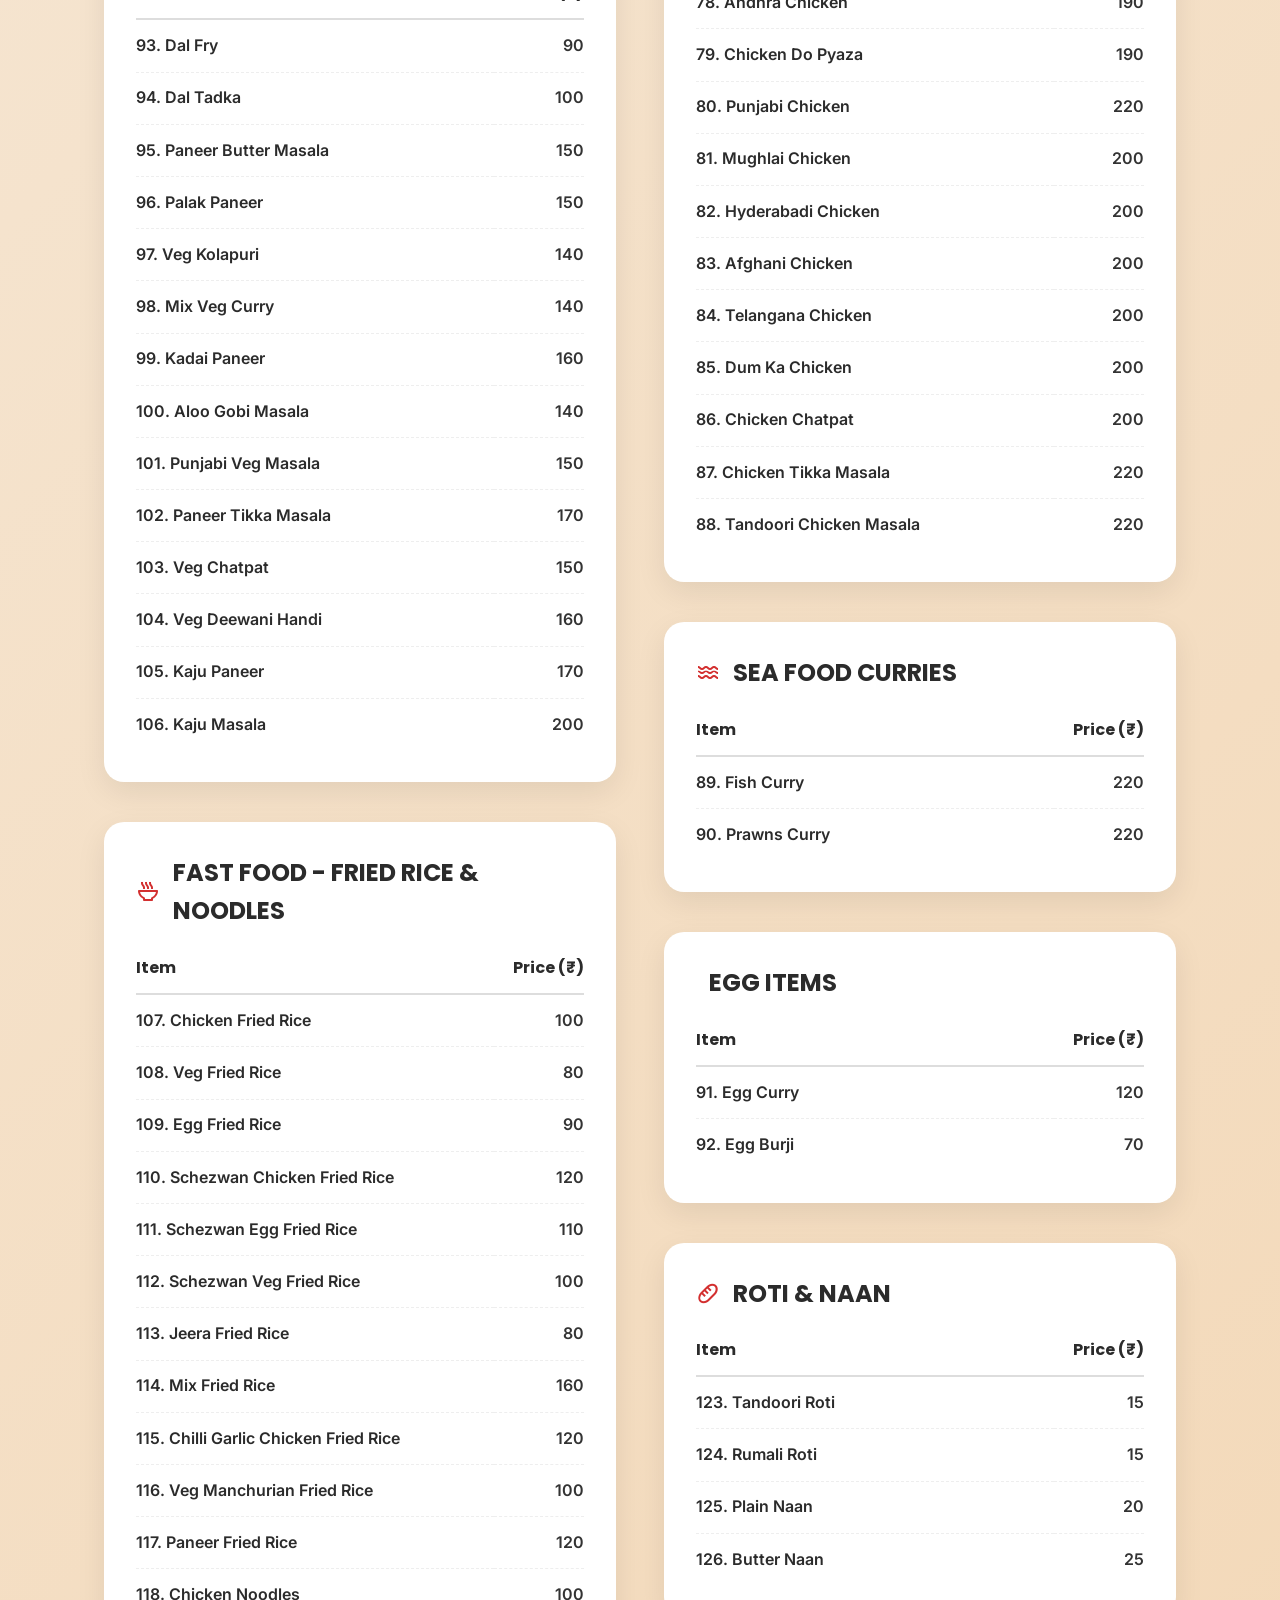
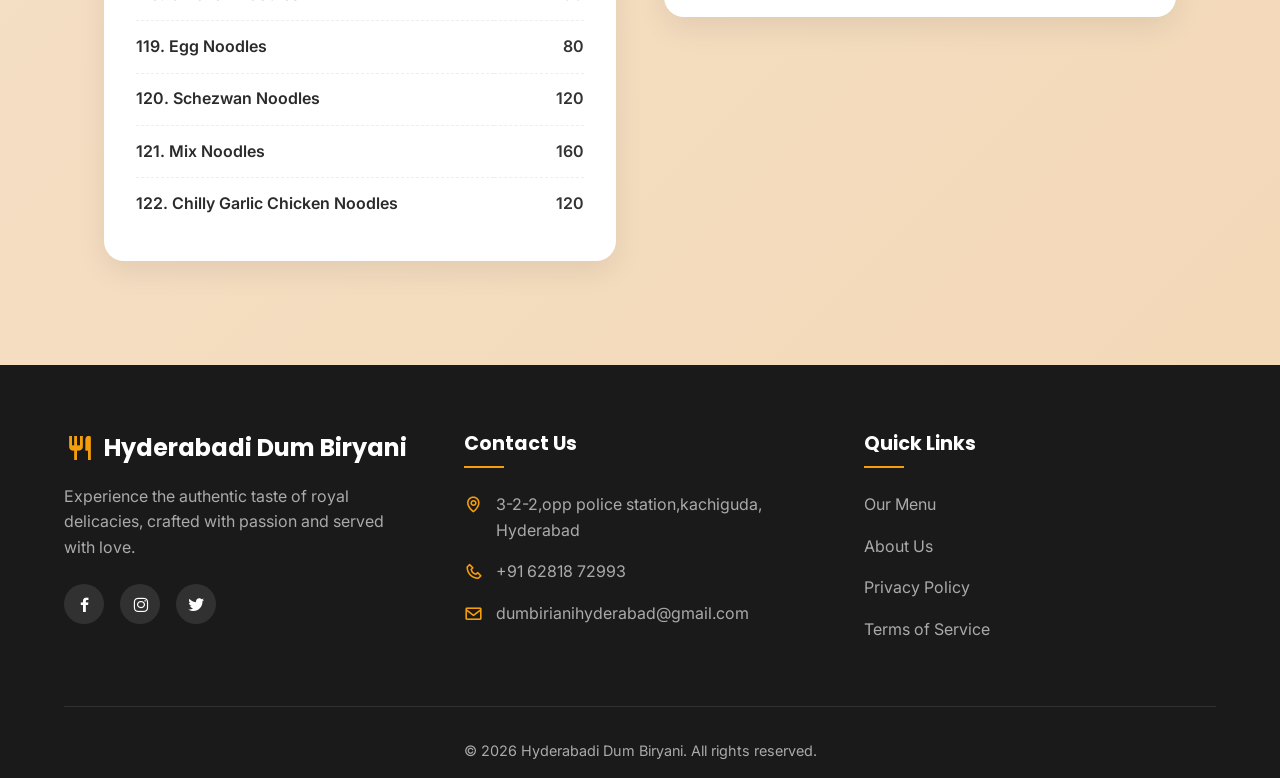
<file: menu.html>
<!DOCTYPE html>
<html lang="en">

<head>
  <meta charset="UTF-8">
  <meta name="viewport" content="width=device-width, initial-scale=1.0">
  <title>Dine-In Menu - Hyderabadi Dum Biryani</title>
  <link href="https://fonts.googleapis.com/css2?family=Inter:wght@400;500;600&family=Poppins:wght@600;700&display=swap"
    rel="stylesheet">
  <link rel="stylesheet" href="style.css">
  <link href='https://unpkg.com/boxicons@2.1.4/css/boxicons.min.css' rel='stylesheet'>
  <style>
    .menu-page-header {
      text-align: center;
      padding: 8rem 5% 2rem;
    }

    .menu-page-header h1 {
      font-size: 3rem;
      margin-bottom: 0.5rem;
      display: flex;
      align-items: center;
      justify-content: center;
      gap: 1rem;
    }

    .menu-page-header h1 i {
      color: var(--heading-color);
    }

    .menu-notice {
      color: #d32f2f;
      font-weight: 600;
      font-size: 1.1rem;
      font-family: var(--font-body);
      background: transparent;
      padding: 0.8rem 1.5rem;
      border-radius: 50px;
      display: inline-block;
      margin-bottom: 2rem;
      border: 2px solid #d32f2f;
    }

    .navbar-fixed {
      background: rgba(255, 255, 255, 0.9);
      backdrop-filter: blur(10px);
      position: fixed;
      top: 0;
      z-index: 100;
      box-shadow: var(--card-shadow);
      width: 100%;
    }

    .menu-container {
      max-width: 1200px;
      margin: 0 auto 4rem;
      padding: 0 5%;
      display: grid;
      grid-template-columns: 1fr 1fr;
      gap: 3rem;
      align-items: start;
    }

    @media (max-width: 900px) {
      .menu-container {
        grid-template-columns: 1fr;
      }
    }
    
    @media (max-width: 768px) {
      .navbar.navbar-fixed {
        flex-wrap: nowrap !important;
        padding: 0.5rem 5% !important;
      }
      
      .navbar.navbar-fixed .brand-logo,
      .navbar.navbar-fixed .location-btn {
        width: 36px !important;
        height: 36px !important;
      }

      .navbar.navbar-fixed .brand-logo {
        font-size: 1rem !important;
      }

      .navbar.navbar-fixed .location-btn i {
        font-size: 1.25rem !important;
      }

      .navbar.navbar-fixed .nav-left {
        display: flex !important;
        flex: none !important;
        width: auto !important;
        margin: 0 !important;
      }

      .navbar.navbar-fixed .nav-right {
        display: none !important;
      }

      .navbar.navbar-fixed .nav-center {
        flex: 1 !important;
        justify-content: flex-end !important;
      }

      .menu-page-header h1 {
        font-size: 1.8rem;
      }
      
      .menu-page-header {
        padding: 4.5rem 5% 1rem !important;
      }
      
      .menu-notice {
        font-size: 0.9rem;
        padding: 0.6rem 1rem;
      }
    }

    .menu-category {
      background: var(--card-bg);
      border-radius: 20px;
      padding: 2rem;
      box-shadow: var(--card-shadow);
      margin-bottom: 2.5rem;
    }

    .menu-category h2 {
      font-size: 1.5rem;
      color: var(--heading-color);
      margin-bottom: 1.5rem;
      display: flex;
      align-items: center;
      gap: 0.8rem;
    }

    .menu-category h2 i {
      color: #d32f2f;
    }

    .menu-table {
      width: 100%;
      border-collapse: collapse;
    }

    .menu-table th {
      text-align: right;
      padding-bottom: 0.8rem;
      font-family: var(--font-heading);
      color: var(--heading-color);
      font-weight: 700;
      font-size: 1rem;
      border-bottom: 2px solid #ddd;
    }

    .menu-table th:first-child {
      text-align: left;
    }

    .menu-table td {
      padding: 0.8rem 0;
      border-bottom: 1px dashed #eee;
      font-family: var(--font-body);
    }

    .menu-table tr:last-child td {
      border-bottom: none;
    }

    .item-name {
      font-weight: 600;
      color: var(--heading-color);
    }

    .item-price {
      text-align: right;
      font-weight: 600;
      color: #333;
      width: 90px;
    }
  </style>
</head>

<body>
  <nav class="navbar navbar-fixed">
    <div class="nav-left">
      <a href="#" class="nav-pill-btn location-btn">
        <i class='bx bx-map'></i>
        <span>Our Location</span>
      </a>
    </div>
    <div class="nav-center">
      <div class="brand-logo">TH</div>
      <h1>Hyderabadi Dum Biryani</h1>
    </div>
    <div class="nav-right">
      <button class="icon-btn"><i class='bx bx-menu'></i></button>
    </div>
  </nav>

  <main>
    <div class="menu-page-header">
      <h1><i class='bx bx-restaurant'></i> RESTAURANT MENU <i class='bx bx-restaurant'></i></h1>
      <div class="menu-notice">Prices listed are for dine-in. Online ordering prices may differ.</div>
    </div>

    <div class="menu-container">
      <div class="menu-column">
        <!-- Biryani -->
        <div class="menu-category">
          <h2><i class='bx bx-bowl-rice'></i> BIRYANI</h2>
          <table class="menu-table">
            <tr>
              <th>Item</th>
              <th>Half (₹)</th>
              <th>Full (₹)</th>
            </tr>
            <tr>
              <td class="item-name">1. Mutton Biryani</td>
              <td class="item-price">160</td>
              <td class="item-price">300</td>
            </tr>
            <tr>
              <td class="item-name">2. Chicken Biryani</td>
              <td class="item-price">130</td>
              <td class="item-price">230</td>
            </tr>
            <tr>
              <td class="item-name">3. Fish Biryani</td>
              <td class="item-price">160</td>
              <td class="item-price">260</td>
            </tr>
            <tr>
              <td class="item-name">4. Prawns Biryani</td>
              <td class="item-price">160</td>
              <td class="item-price">260</td>
            </tr>
            <tr>
              <td class="item-name">5. Fry Piece Biryani</td>
              <td class="item-price">160</td>
              <td class="item-price">260</td>
            </tr>
            <tr>
              <td class="item-name">6. Boneless Biryani</td>
              <td class="item-price">160</td>
              <td class="item-price">260</td>
            </tr>
            <tr>
              <td class="item-name">7. Egg Biryani</td>
              <td class="item-price">100</td>
              <td class="item-price">160</td>
            </tr>
            <tr>
              <td class="item-name">8. Veg Biryani</td>
              <td class="item-price">100</td>
              <td class="item-price">160</td>
            </tr>
            <tr>
              <td class="item-name">9. Paneer Biryani</td>
              <td class="item-price">140</td>
              <td class="item-price">260</td>
            </tr>
            <tr>
              <td class="item-name">10. Biryani Rice</td>
              <td class="item-price">90</td>
              <td class="item-price">150</td>
            </tr>
            <tr>
              <td class="item-name">11. Special Mutton Biryani</td>
              <td class="item-price">-</td>
              <td class="item-price">350</td>
            </tr>
            <tr>
              <td class="item-name">12. Special Chicken Biryani</td>
              <td class="item-price">-</td>
              <td class="item-price">270</td>
            </tr>
          </table>
        </div>

        <!-- Family Packs -->
        <div class="menu-category">
          <h2><i class='bx bx-group'></i> FAMILY PACKS - BIRYANI</h2>
          <table class="menu-table">
            <tr>
              <th>Item</th>
              <th>Price (₹)</th>
            </tr>
            <tr>
              <td class="item-name">13. Mutton Biryani Family Pack</td>
              <td class="item-price">600</td>
            </tr>
            <tr>
              <td class="item-name">14. Chicken Biryani Family Pack</td>
              <td class="item-price">500</td>
            </tr>
            <tr>
              <td class="item-name">15. Egg Biryani Family Pack</td>
              <td class="item-price">400</td>
            </tr>
            <tr>
              <td class="item-name">16. Veg Biryani Family Pack</td>
              <td class="item-price">400</td>
            </tr>
            <tr>
              <td class="item-name">17. Paneer Biryani Family Pack</td>
              <td class="item-price">500</td>
            </tr>
          </table>
        </div>

        <!-- Jumbo Packs -->
        <div class="menu-category">
          <h2><i class='bx bx-restaurant'></i> JUMBO PACKS - BIRYANI</h2>
          <table class="menu-table">
            <tr>
              <th>Item</th>
              <th>Price (₹)</th>
            </tr>
            <tr>
              <td class="item-name">18. Mutton Biryani Jumbo Pack</td>
              <td class="item-price">750</td>
            </tr>
            <tr>
              <td class="item-name">19. Chicken Biryani Jumbo Pack</td>
              <td class="item-price">700</td>
            </tr>
          </table>
        </div>

        <!-- Tandoori & Kababs -->
        <div class="menu-category">
          <h2><i class='bx bxs-hot'></i> TANDOORI & KABABS</h2>
          <table class="menu-table">
            <tr>
              <th>Item</th>
              <th>Half (₹)</th>
              <th>Full (₹)</th>
            </tr>
            <tr>
              <td class="item-name">20. Tandoori Chicken</td>
              <td class="item-price">190</td>
              <td class="item-price">350</td>
            </tr>
            <tr>
              <td class="item-name">21. Chicken Tikka</td>
              <td class="item-price">130</td>
              <td class="item-price">240</td>
            </tr>
            <tr>
              <td class="item-name">22. Tangdi Kabab</td>
              <td class="item-price">130</td>
              <td class="item-price">240</td>
            </tr>
            <tr>
              <td class="item-name">23. Kalmi Kabab</td>
              <td class="item-price">130</td>
              <td class="item-price">240</td>
            </tr>
            <tr>
              <td class="item-name">24. Garlic Chicken Tikka</td>
              <td class="item-price">140</td>
              <td class="item-price">250</td>
            </tr>
            <tr>
              <td class="item-name">25. Chicken Hariyali Kabab</td>
              <td class="item-price">130</td>
              <td class="item-price">240</td>
            </tr>
          </table>
        </div>

        <!-- Pure Veg Starters -->
        <div class="menu-category">
          <h2><i class='bx bx-leaf'></i> PURE VEG STARTERS</h2>
          <table class="menu-table">
            <tr>
              <th>Item</th>
              <th>Price (₹)</th>
            </tr>
            <tr>
              <td class="item-name">51. Veg 65</td>
              <td class="item-price">130</td>
            </tr>
            <tr>
              <td class="item-name">52. Veg Manchurian</td>
              <td class="item-price">130</td>
            </tr>
            <tr>
              <td class="item-name">53. Gobi Manchurian</td>
              <td class="item-price">130</td>
            </tr>
            <tr>
              <td class="item-name">54. Paneer Manchurian</td>
              <td class="item-price">160</td>
            </tr>
            <tr>
              <td class="item-name">55. Paneer 65</td>
              <td class="item-price">160</td>
            </tr>
            <tr>
              <td class="item-name">56. Chilli Paneer</td>
              <td class="item-price">160</td>
            </tr>
            <tr>
              <td class="item-name">57. Gobi Ginger</td>
              <td class="item-price">140</td>
            </tr>
            <tr>
              <td class="item-name">58. Gobi 65</td>
              <td class="item-price">140</td>
            </tr>
          </table>
        </div>

        <!-- Pure Veg Curries -->
        <div class="menu-category">
          <h2><i class='bx bx-leaf'></i> PURE VEG CURRIES</h2>
          <table class="menu-table">
            <tr>
              <th>Item</th>
              <th>Price (₹)</th>
            </tr>
            <tr>
              <td class="item-name">93. Dal Fry</td>
              <td class="item-price">90</td>
            </tr>
            <tr>
              <td class="item-name">94. Dal Tadka</td>
              <td class="item-price">100</td>
            </tr>
            <tr>
              <td class="item-name">95. Paneer Butter Masala</td>
              <td class="item-price">150</td>
            </tr>
            <tr>
              <td class="item-name">96. Palak Paneer</td>
              <td class="item-price">150</td>
            </tr>
            <tr>
              <td class="item-name">97. Veg Kolapuri</td>
              <td class="item-price">140</td>
            </tr>
            <tr>
              <td class="item-name">98. Mix Veg Curry</td>
              <td class="item-price">140</td>
            </tr>
            <tr>
              <td class="item-name">99. Kadai Paneer</td>
              <td class="item-price">160</td>
            </tr>
            <tr>
              <td class="item-name">100. Aloo Gobi Masala</td>
              <td class="item-price">140</td>
            </tr>
            <tr>
              <td class="item-name">101. Punjabi Veg Masala</td>
              <td class="item-price">150</td>
            </tr>
            <tr>
              <td class="item-name">102. Paneer Tikka Masala</td>
              <td class="item-price">170</td>
            </tr>
            <tr>
              <td class="item-name">103. Veg Chatpat</td>
              <td class="item-price">150</td>
            </tr>
            <tr>
              <td class="item-name">104. Veg Deewani Handi</td>
              <td class="item-price">160</td>
            </tr>
            <tr>
              <td class="item-name">105. Kaju Paneer</td>
              <td class="item-price">170</td>
            </tr>
            <tr>
              <td class="item-name">106. Kaju Masala</td>
              <td class="item-price">200</td>
            </tr>
          </table>
        </div>

        <!-- Fast Food - Fried Rice & Noodles -->
        <div class="menu-category">
          <h2><i class='bx bx-bowl-hot'></i> FAST FOOD - FRIED RICE & NOODLES</h2>
          <table class="menu-table">
            <tr>
              <th>Item</th>
              <th>Price (₹)</th>
            </tr>
            <tr>
              <td class="item-name">107. Chicken Fried Rice</td>
              <td class="item-price">100</td>
            </tr>
            <tr>
              <td class="item-name">108. Veg Fried Rice</td>
              <td class="item-price">80</td>
            </tr>
            <tr>
              <td class="item-name">109. Egg Fried Rice</td>
              <td class="item-price">90</td>
            </tr>
            <tr>
              <td class="item-name">110. Schezwan Chicken Fried Rice</td>
              <td class="item-price">120</td>
            </tr>
            <tr>
              <td class="item-name">111. Schezwan Egg Fried Rice</td>
              <td class="item-price">110</td>
            </tr>
            <tr>
              <td class="item-name">112. Schezwan Veg Fried Rice</td>
              <td class="item-price">100</td>
            </tr>
            <tr>
              <td class="item-name">113. Jeera Fried Rice</td>
              <td class="item-price">80</td>
            </tr>
            <tr>
              <td class="item-name">114. Mix Fried Rice</td>
              <td class="item-price">160</td>
            </tr>
            <tr>
              <td class="item-name">115. Chilli Garlic Chicken Fried Rice</td>
              <td class="item-price">120</td>
            </tr>
            <tr>
              <td class="item-name">116. Veg Manchurian Fried Rice</td>
              <td class="item-price">100</td>
            </tr>
            <tr>
              <td class="item-name">117. Paneer Fried Rice</td>
              <td class="item-price">120</td>
            </tr>
            <tr>
              <td class="item-name">118. Chicken Noodles</td>
              <td class="item-price">100</td>
            </tr>
            <tr>
              <td class="item-name">119. Egg Noodles</td>
              <td class="item-price">80</td>
            </tr>
            <tr>
              <td class="item-name">120. Schezwan Noodles</td>
              <td class="item-price">120</td>
            </tr>
            <tr>
              <td class="item-name">121. Mix Noodles</td>
              <td class="item-price">160</td>
            </tr>
            <tr>
              <td class="item-name">122. Chilly Garlic Chicken Noodles</td>
              <td class="item-price">120</td>
            </tr>
          </table>
        </div>
      </div>

      <div class="menu-column">
        <!-- Non-Veg Starters -->
        <div class="menu-category">
          <h2><i class='bx bx-bone'></i> NON-VEG STARTERS (CHICKEN)</h2>
          <table class="menu-table">
            <tr>
              <th>Item</th>
              <th>Price (₹)</th>
            </tr>
            <tr>
              <td class="item-name">26. Chicken 65</td>
              <td class="item-price">180</td>
            </tr>
            <tr>
              <td class="item-name">27. Chilli Chicken</td>
              <td class="item-price">180</td>
            </tr>
            <tr>
              <td class="item-name">28. Chicken Manchurian</td>
              <td class="item-price">180</td>
            </tr>
            <tr>
              <td class="item-name">29. Bhutan Chicken</td>
              <td class="item-price">190</td>
            </tr>
            <tr>
              <td class="item-name">30. Lemon Chicken</td>
              <td class="item-price">190</td>
            </tr>
            <tr>
              <td class="item-name">31. Dry Chicken</td>
              <td class="item-price">210</td>
            </tr>
            <tr>
              <td class="item-name">32. Boneless Chicken Fry</td>
              <td class="item-price">180</td>
            </tr>
            <tr>
              <td class="item-name">33. Pepper Chicken</td>
              <td class="item-price">210</td>
            </tr>
            <tr>
              <td class="item-name">34. Ginger Chicken</td>
              <td class="item-price">210</td>
            </tr>
            <tr>
              <td class="item-name">35. Chicken Majestic</td>
              <td class="item-price">240</td>
            </tr>
            <tr>
              <td class="item-name">36. Chicken Drumstick</td>
              <td class="item-price">210</td>
            </tr>
            <tr>
              <td class="item-name">37. Chicken Lollipop</td>
              <td class="item-price">210</td>
            </tr>
            <tr>
              <td class="item-name">38. Chicken Roast</td>
              <td class="item-price">210</td>
            </tr>
            <tr>
              <td class="item-name">39. Slice Chicken</td>
              <td class="item-price">210</td>
            </tr>
            <tr>
              <td class="item-name">40. Chicken 555</td>
              <td class="item-price">210</td>
            </tr>
            <tr>
              <td class="item-name">41. Schezwan Chicken Dry</td>
              <td class="item-price">220</td>
            </tr>
            <tr>
              <td class="item-name">42. Crispy Chicken</td>
              <td class="item-price">200</td>
            </tr>
            <tr>
              <td class="item-name">43. Chilli Fish</td>
              <td class="item-price">220</td>
            </tr>
            <tr>
              <td class="item-name">44. Apollo Fish</td>
              <td class="item-price">220</td>
            </tr>
            <tr>
              <td class="item-name">45. Schezwan Fish</td>
              <td class="item-price">220</td>
            </tr>
            <tr>
              <td class="item-name">46. Chilli Prawns</td>
              <td class="item-price">220</td>
            </tr>
            <tr>
              <td class="item-name">47. Schezwan Prawns Dry</td>
              <td class="item-price">240</td>
            </tr>
            <tr>
              <td class="item-name">48. Loose Prawns</td>
              <td class="item-price">240</td>
            </tr>
            <tr>
              <td class="item-name">49. Ginger Fish Dry / Wet</td>
              <td class="item-price">240</td>
            </tr>
            <tr>
              <td class="item-name">50. Ginger Prawns Dry</td>
              <td class="item-price">240</td>
            </tr>
          </table>
        </div>

        <!-- Mutton Curries -->
        <div class="menu-category">
          <h2><i class='bx bx-dish'></i> MUTTON CURRIES</h2>
          <table class="menu-table">
            <tr>
              <th>Item</th>
              <th>Price (₹)</th>
            </tr>
            <tr>
              <td class="item-name">59. Mutton Curry</td>
              <td class="item-price">220</td>
            </tr>
            <tr>
              <td class="item-name">60. Mutton Masala</td>
              <td class="item-price">220</td>
            </tr>
            <tr>
              <td class="item-name">61. Nawabi Mutton</td>
              <td class="item-price">220</td>
            </tr>
            <tr>
              <td class="item-name">62. Kadai Mutton</td>
              <td class="item-price">220</td>
            </tr>
            <tr>
              <td class="item-name">63. Mutton Shahi Korma</td>
              <td class="item-price">220</td>
            </tr>
            <tr>
              <td class="item-name">64. Methi Mutton</td>
              <td class="item-price">220</td>
            </tr>
            <tr>
              <td class="item-name">65. Mutton Kali Mirch</td>
              <td class="item-price">220</td>
            </tr>
            <tr>
              <td class="item-name">66. Andhra Mutton</td>
              <td class="item-price">220</td>
            </tr>
            <tr>
              <td class="item-name">67. Telangana Mutton</td>
              <td class="item-price">220</td>
            </tr>
            <tr>
              <td class="item-name">68. Dum Ka Mutton</td>
              <td class="item-price">240</td>
            </tr>
            <tr>
              <td class="item-name">69. Afghani Mutton</td>
              <td class="item-price">240</td>
            </tr>
            <tr>
              <td class="item-name">70. Mughlai Mutton</td>
              <td class="item-price">240</td>
            </tr>
          </table>
        </div>

        <!-- Chicken Curries -->
        <div class="menu-category">
          <h2><i class='bx bx-dish'></i> CHICKEN CURRIES</h2>
          <table class="menu-table">
            <tr>
              <th>Item</th>
              <th>Price (₹)</th>
            </tr>
            <tr>
              <td class="item-name">71. Chicken Curry</td>
              <td class="item-price">180</td>
            </tr>
            <tr>
              <td class="item-name">72. Chicken Masala</td>
              <td class="item-price">180</td>
            </tr>
            <tr>
              <td class="item-name">73. Nawabi Chicken</td>
              <td class="item-price">180</td>
            </tr>
            <tr>
              <td class="item-name">74. Butter Chicken</td>
              <td class="item-price">180</td>
            </tr>
            <tr>
              <td class="item-name">75. Kadai Chicken</td>
              <td class="item-price">190</td>
            </tr>
            <tr>
              <td class="item-name">76. Shahi Chicken</td>
              <td class="item-price">190</td>
            </tr>
            <tr>
              <td class="item-name">77. Methi Chicken</td>
              <td class="item-price">190</td>
            </tr>
            <tr>
              <td class="item-name">78. Andhra Chicken</td>
              <td class="item-price">190</td>
            </tr>
            <tr>
              <td class="item-name">79. Chicken Do Pyaza</td>
              <td class="item-price">190</td>
            </tr>
            <tr>
              <td class="item-name">80. Punjabi Chicken</td>
              <td class="item-price">220</td>
            </tr>
            <tr>
              <td class="item-name">81. Mughlai Chicken</td>
              <td class="item-price">200</td>
            </tr>
            <tr>
              <td class="item-name">82. Hyderabadi Chicken</td>
              <td class="item-price">200</td>
            </tr>
            <tr>
              <td class="item-name">83. Afghani Chicken</td>
              <td class="item-price">200</td>
            </tr>
            <tr>
              <td class="item-name">84. Telangana Chicken</td>
              <td class="item-price">200</td>
            </tr>
            <tr>
              <td class="item-name">85. Dum Ka Chicken</td>
              <td class="item-price">200</td>
            </tr>
            <tr>
              <td class="item-name">86. Chicken Chatpat</td>
              <td class="item-price">200</td>
            </tr>
            <tr>
              <td class="item-name">87. Chicken Tikka Masala</td>
              <td class="item-price">220</td>
            </tr>
            <tr>
              <td class="item-name">88. Tandoori Chicken Masala</td>
              <td class="item-price">220</td>
            </tr>
          </table>
        </div>

        <!-- Seafood Curries -->
        <div class="menu-category">
          <h2><i class='bx bx-water'></i> SEA FOOD CURRIES</h2>
          <table class="menu-table">
            <tr>
              <th>Item</th>
              <th>Price (₹)</th>
            </tr>
            <tr>
              <td class="item-name">89. Fish Curry</td>
              <td class="item-price">220</td>
            </tr>
            <tr>
              <td class="item-name">90. Prawns Curry</td>
              <td class="item-price">220</td>
            </tr>
          </table>
        </div>

        <!-- Egg Items -->
        <div class="menu-category">
          <h2><i class='bx bx-oval'></i> EGG ITEMS</h2>
          <table class="menu-table">
            <tr>
              <th>Item</th>
              <th>Price (₹)</th>
            </tr>
            <tr>
              <td class="item-name">91. Egg Curry</td>
              <td class="item-price">120</td>
            </tr>
            <tr>
              <td class="item-name">92. Egg Burji</td>
              <td class="item-price">70</td>
            </tr>
          </table>
        </div>

        <!-- Roti & Naan -->
        <div class="menu-category">
          <h2><i class='bx bx-baguette'></i> ROTI & NAAN</h2>
          <table class="menu-table">
            <tr>
              <th>Item</th>
              <th>Price (₹)</th>
            </tr>
            <tr>
              <td class="item-name">123. Tandoori Roti</td>
              <td class="item-price">15</td>
            </tr>
            <tr>
              <td class="item-name">124. Rumali Roti</td>
              <td class="item-price">15</td>
            </tr>
            <tr>
              <td class="item-name">125. Plain Naan</td>
              <td class="item-price">20</td>
            </tr>
            <tr>
              <td class="item-name">126. Butter Naan</td>
              <td class="item-price">25</td>
            </tr>
          </table>
        </div>
      </div>
    </div>
  </main>

  <footer class="footer">
    <div class="footer-content">
      <div class="footer-section brand-section">
        <div class="footer-logo">
          <i class='bx bx-restaurant'></i>
          <h2>Hyderabadi Dum Biryani</h2>
        </div>
        <p>Experience the authentic taste of royal delicacies, crafted with passion and served with love.</p>
        <div class="social-links">
          <a href="#"><i class='bx bxl-facebook'></i></a>
          <a href="#"><i class='bx bxl-instagram'></i></a>
          <a href="#"><i class='bx bxl-twitter'></i></a>
        </div>
      </div>
      <div class="footer-section">
        <h3>Contact Us</h3>
        <ul>
          <li><i class='bx bx-map'></i>3-2-2,opp police station,kachiguda, Hyderabad</li>
          <li><i class='bx bx-phone'></i> +91 62818 72993</li>
          <li><i class='bx bx-envelope'></i>dumbirianihyderabad@gmail.com
          </li>
        </ul>
      </div>
      <div class="footer-section">
        <h3>Quick Links</h3>
        <ul>
          <li><a href="menu.html">Our Menu</a></li>
          <li><a href="index.html#about">About Us</a></li>
          <li><a href="#">Privacy Policy</a></li>
          <li><a href="#">Terms of Service</a></li>
        </ul>
      </div>
    </div>
    <div class="footer-bottom">
      <p>&copy; 2026 Hyderabadi Dum Biryani. All rights reserved.</p>
    </div>
  </footer>

  <script src="script.js"></script>
</body>

</html>
</file>
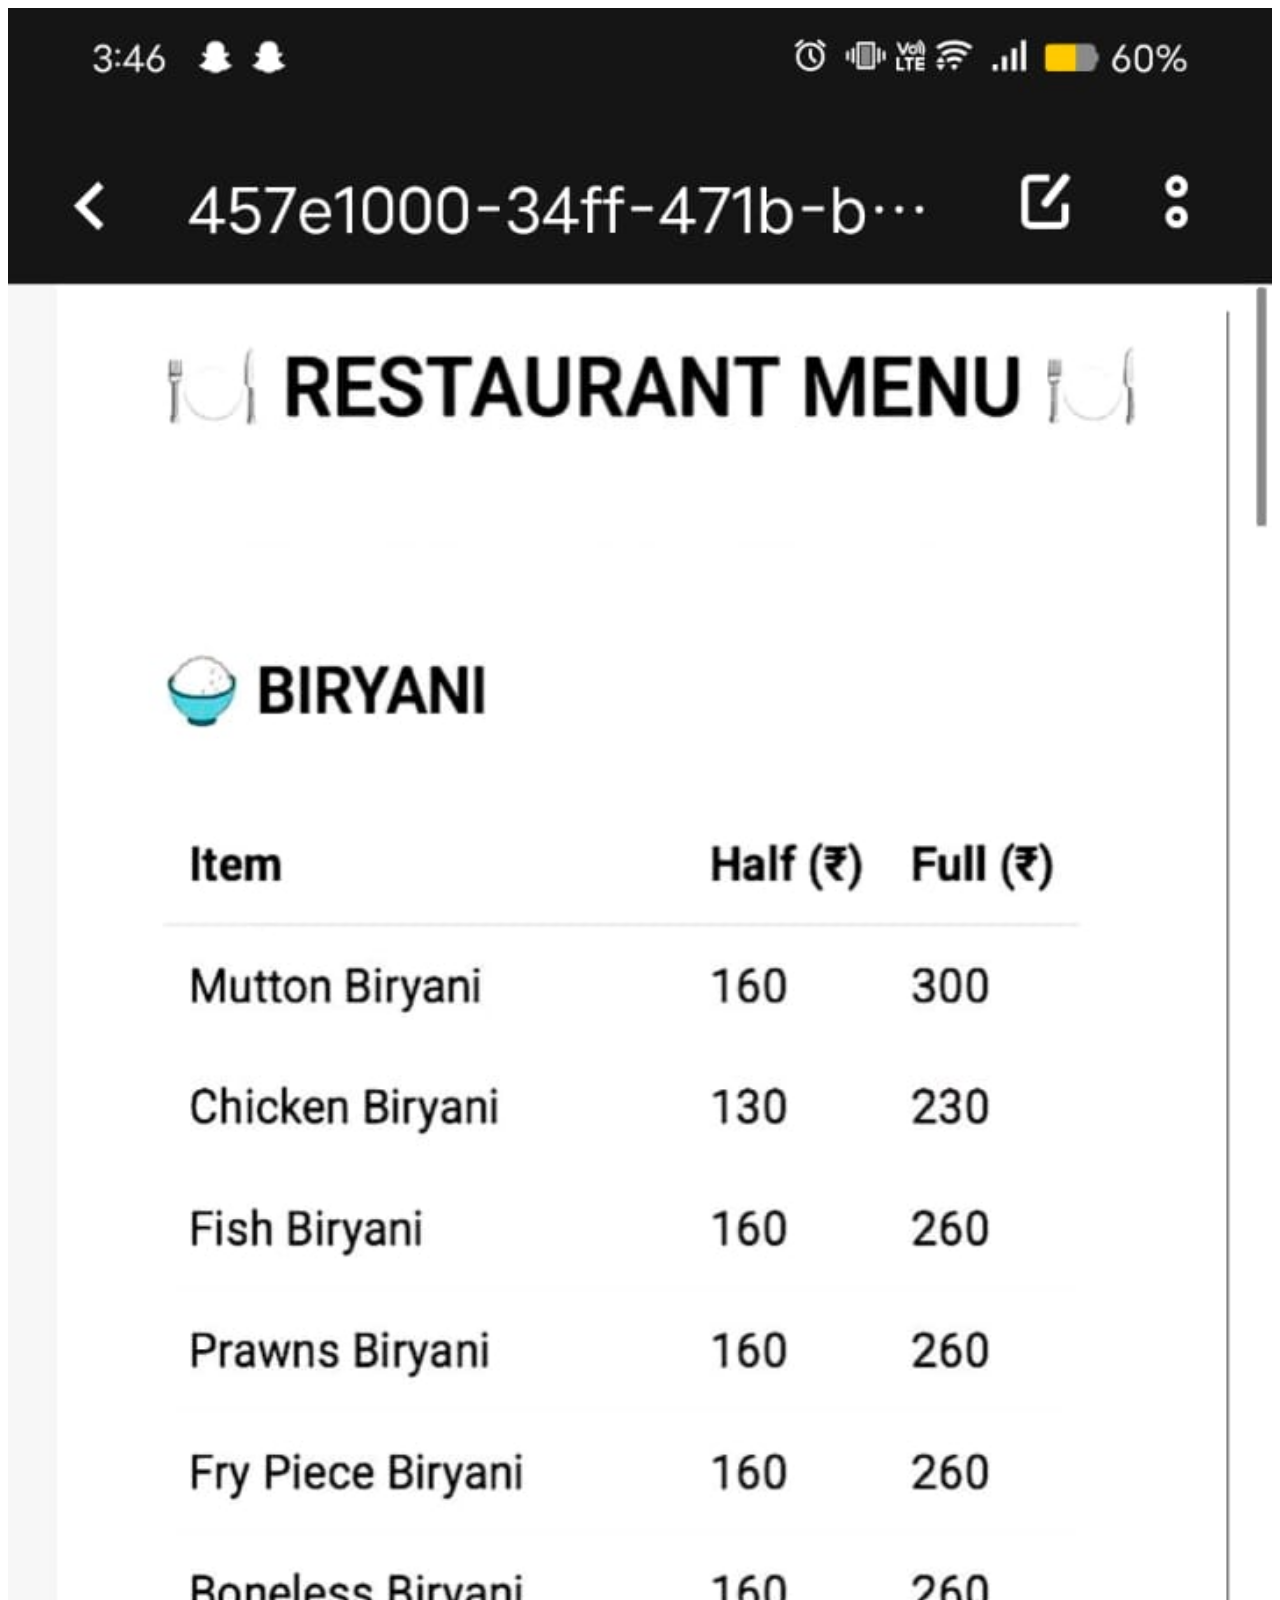
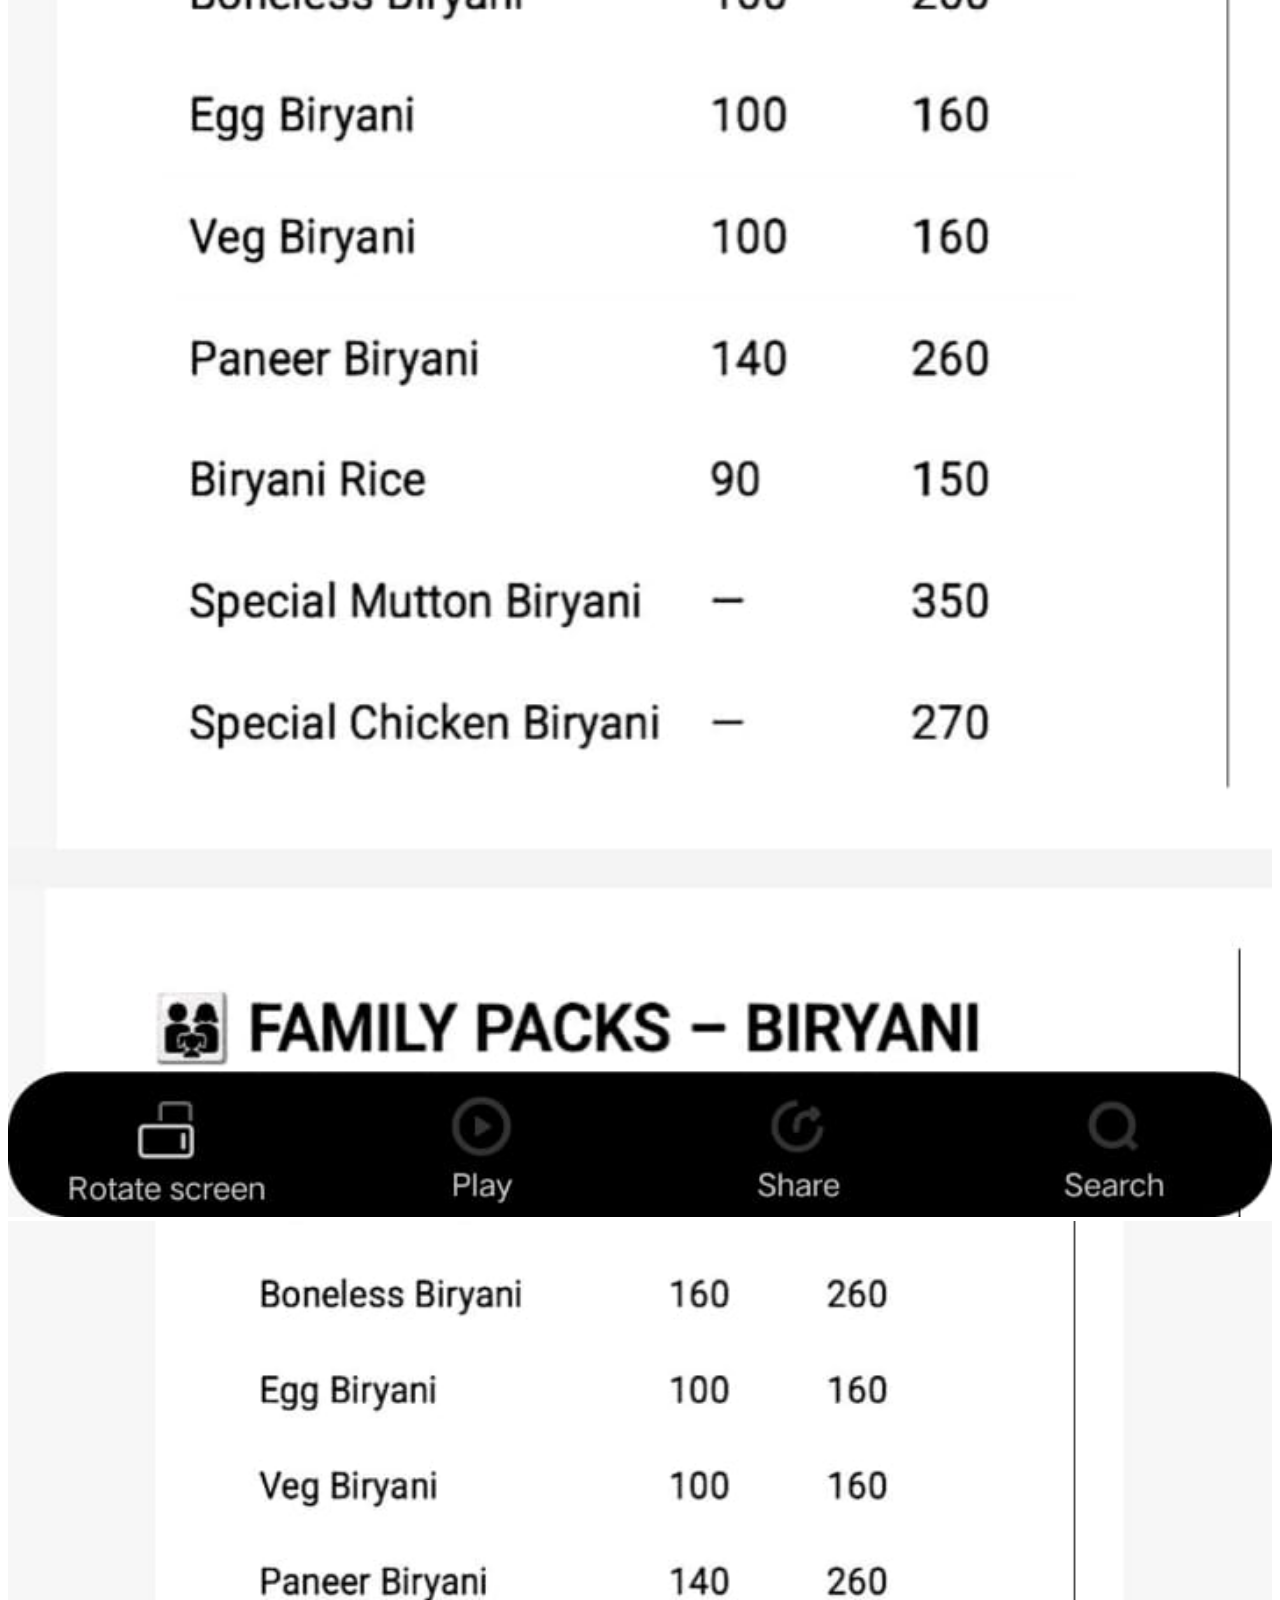
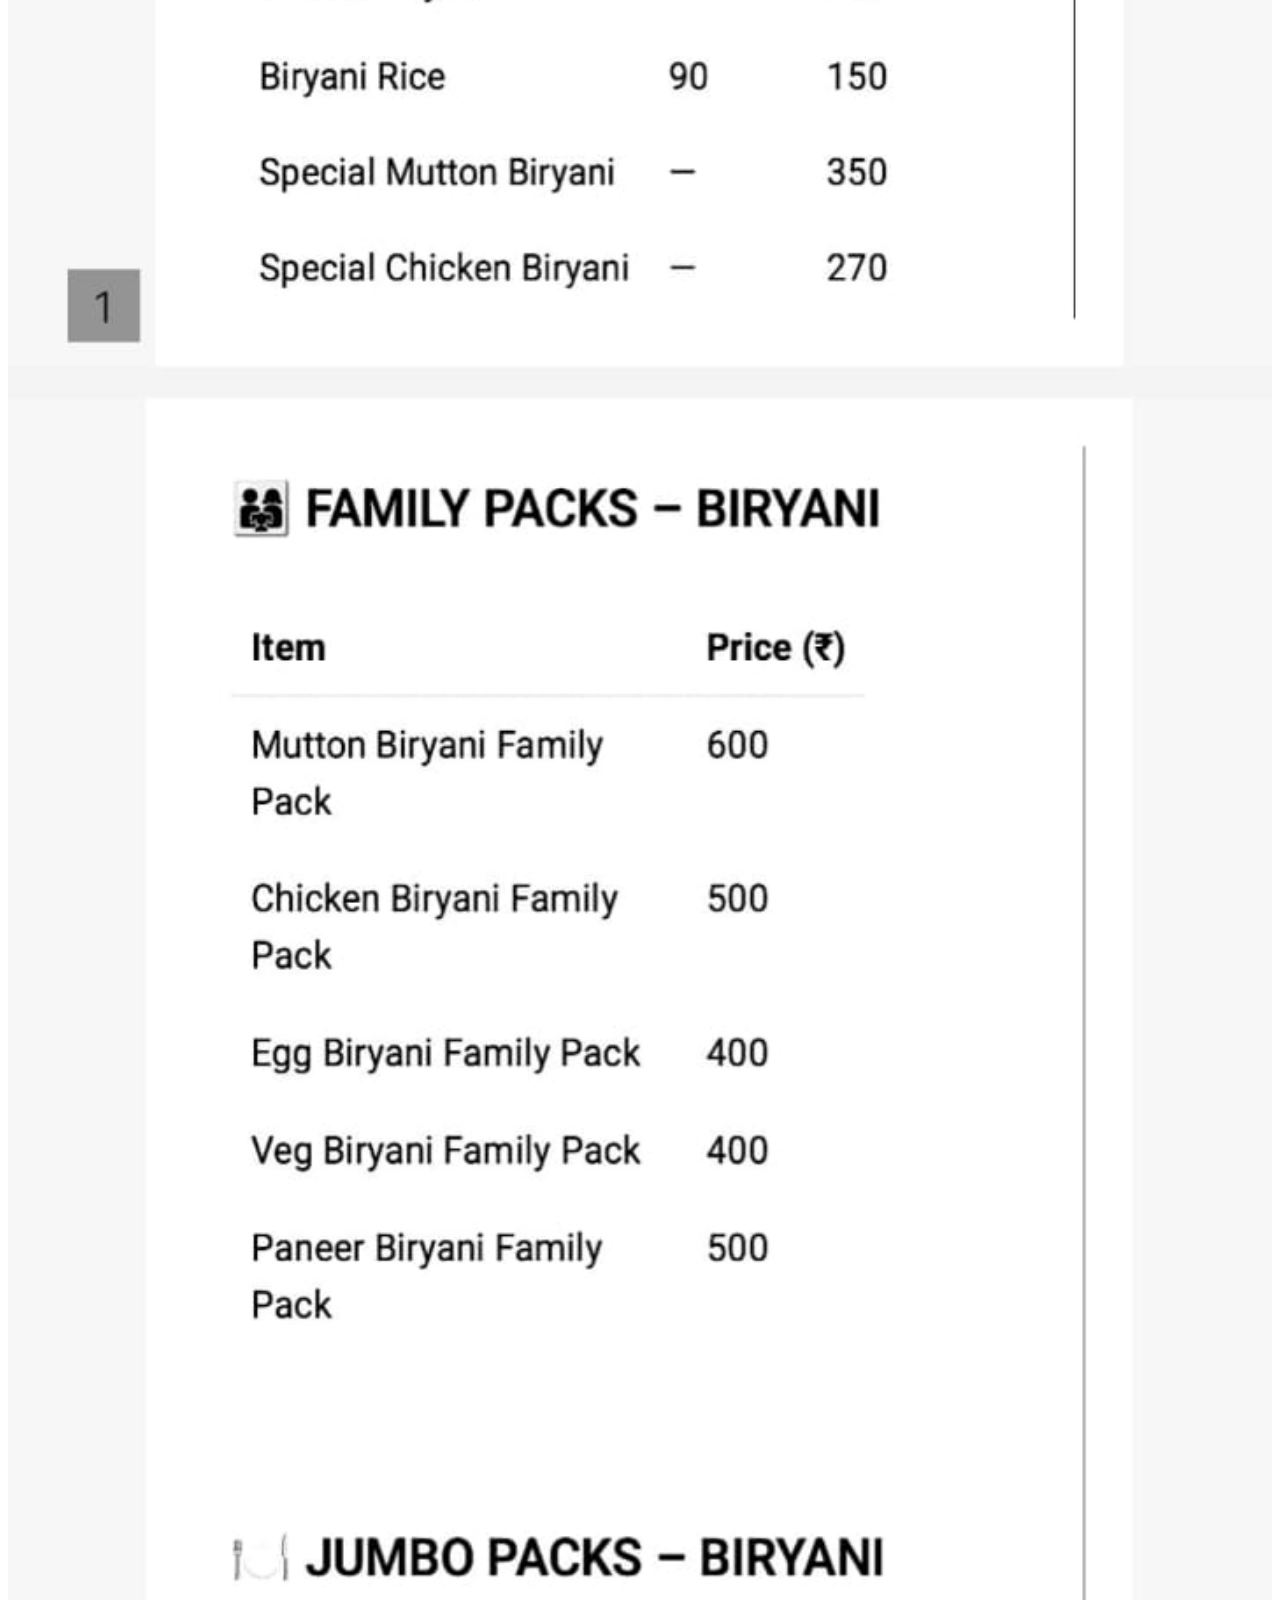
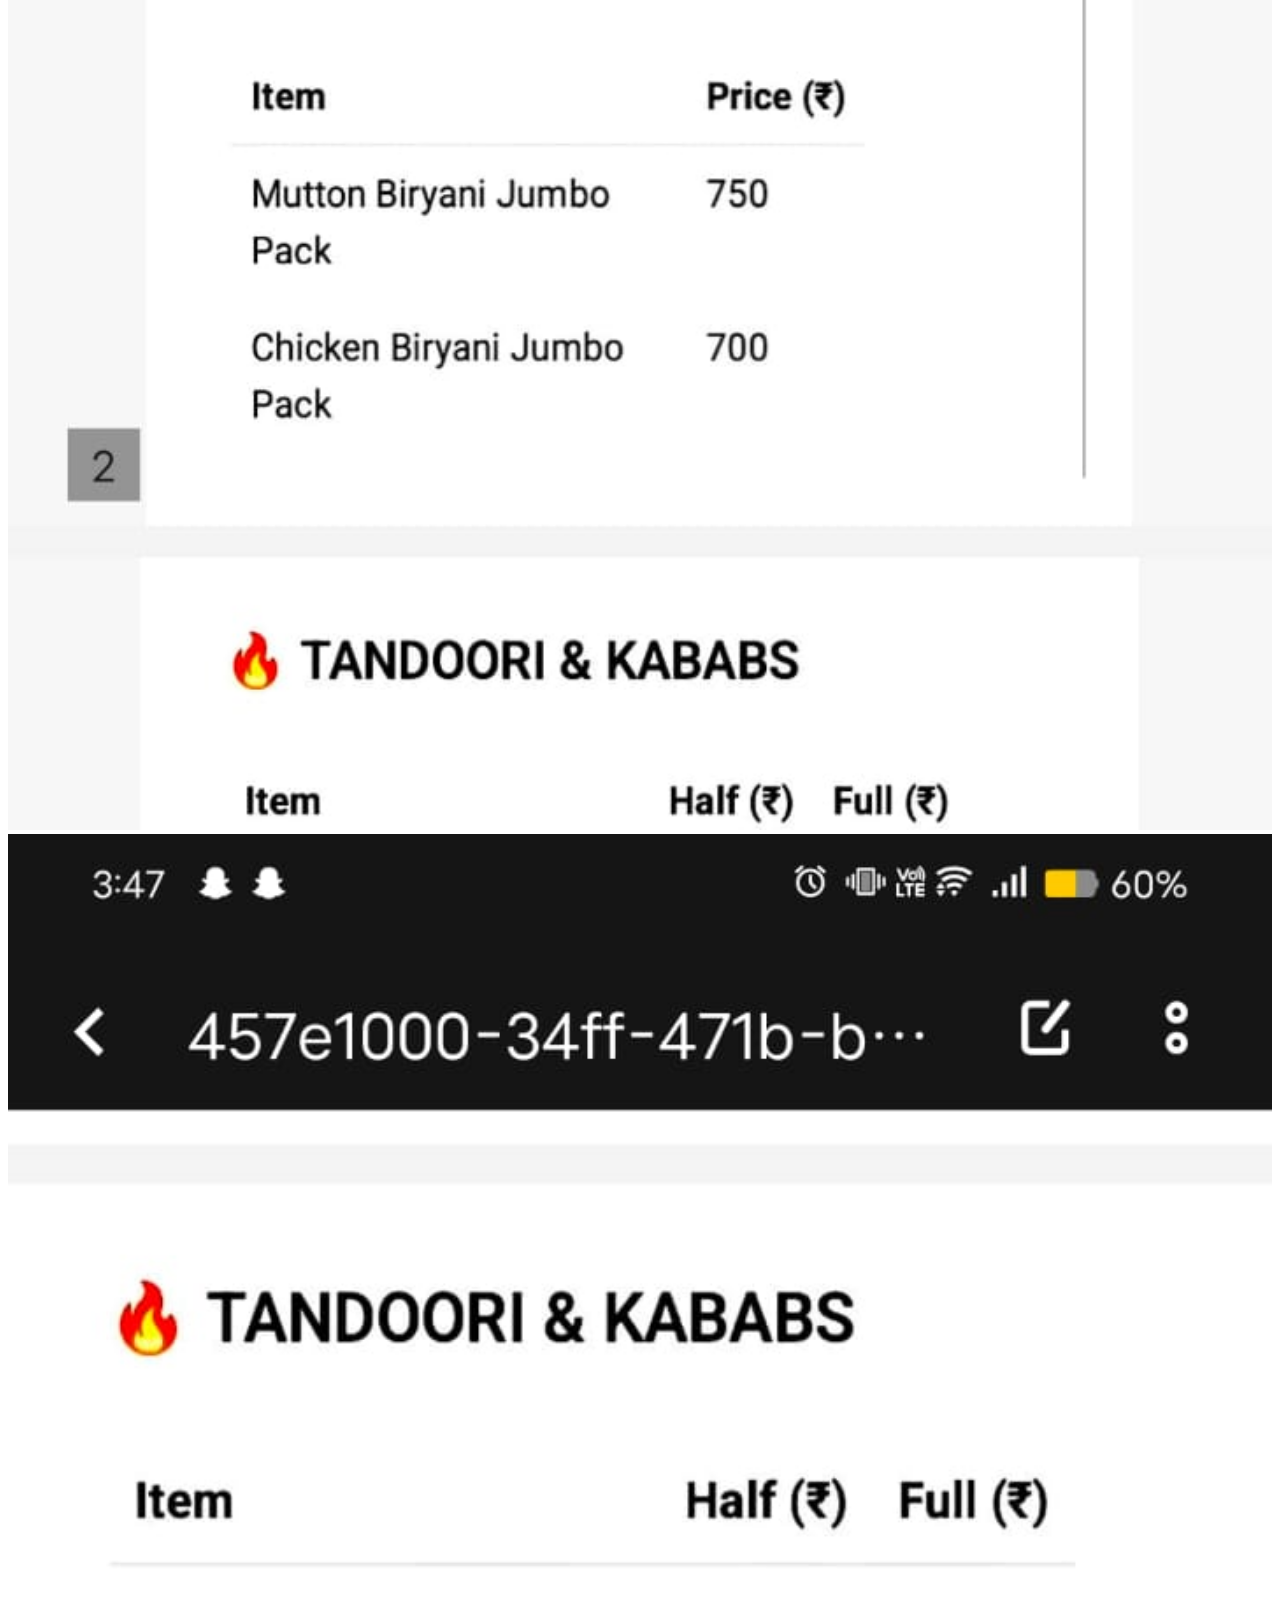
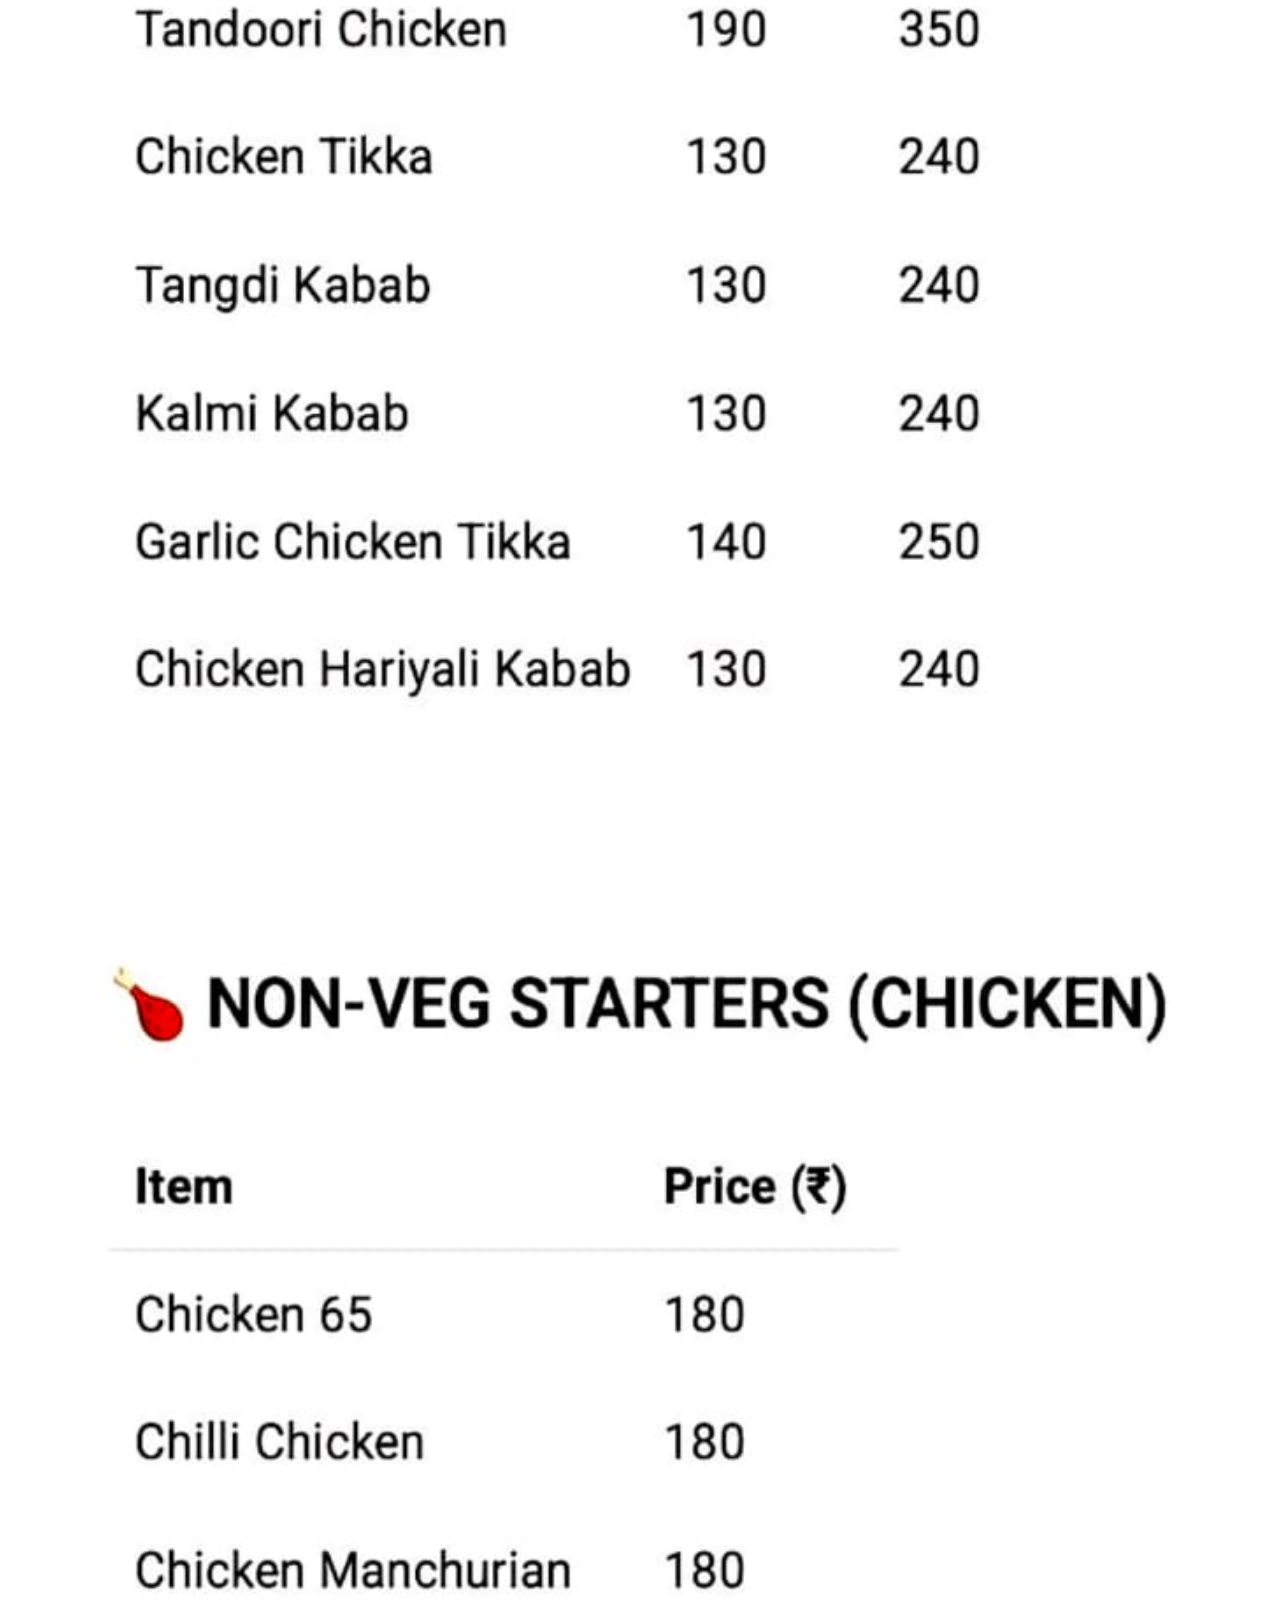
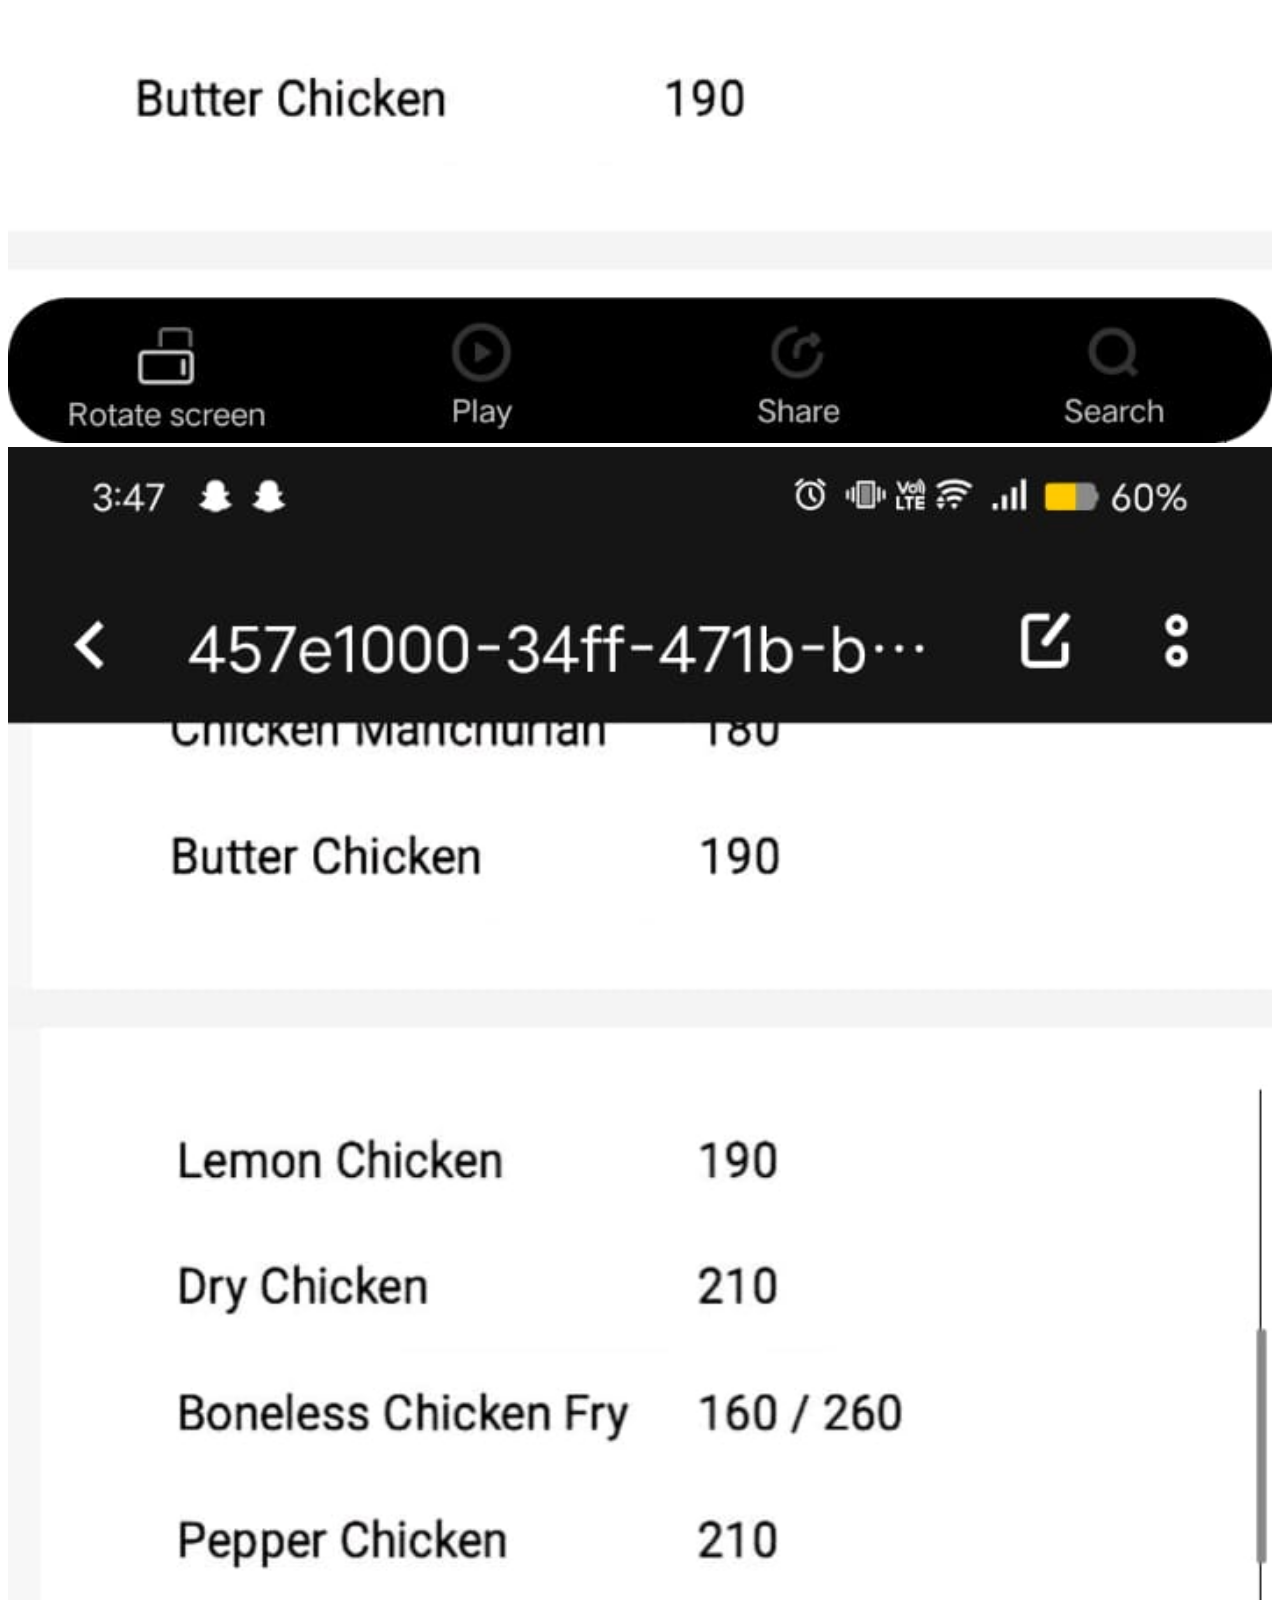
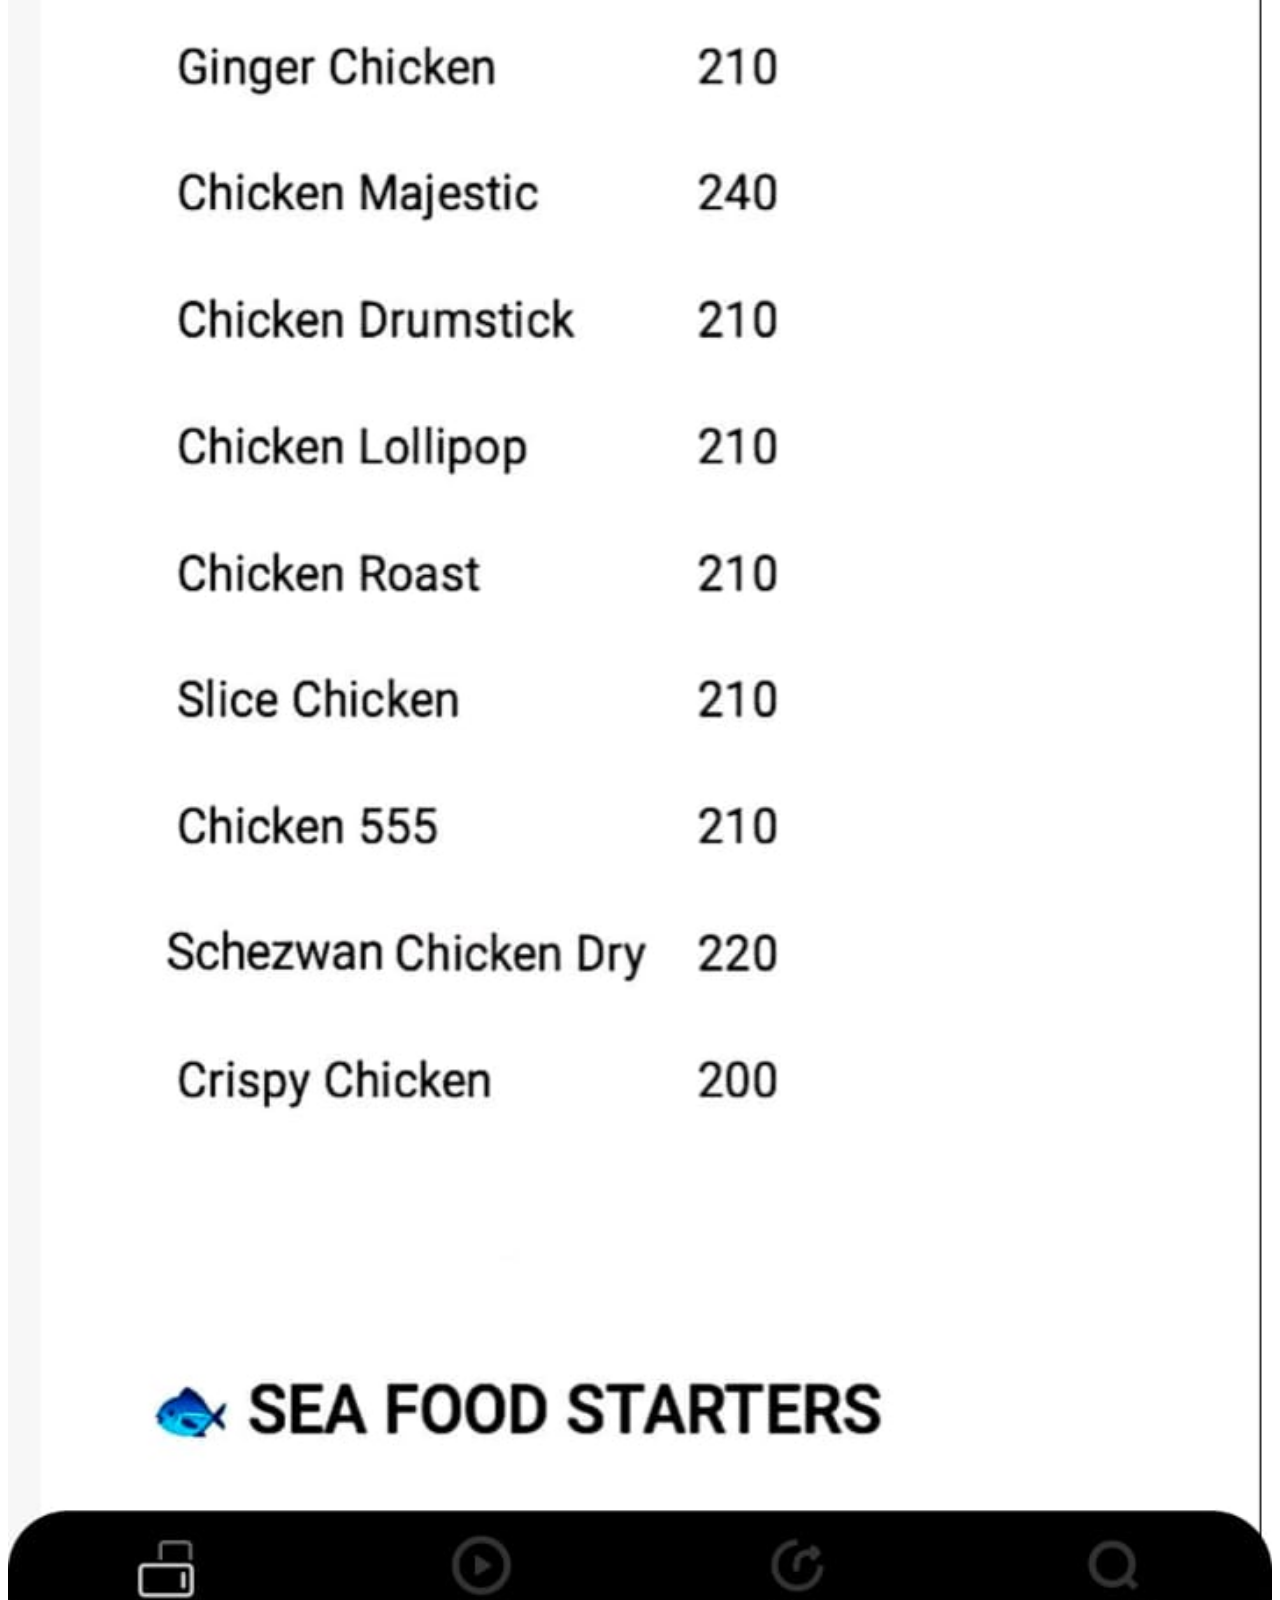
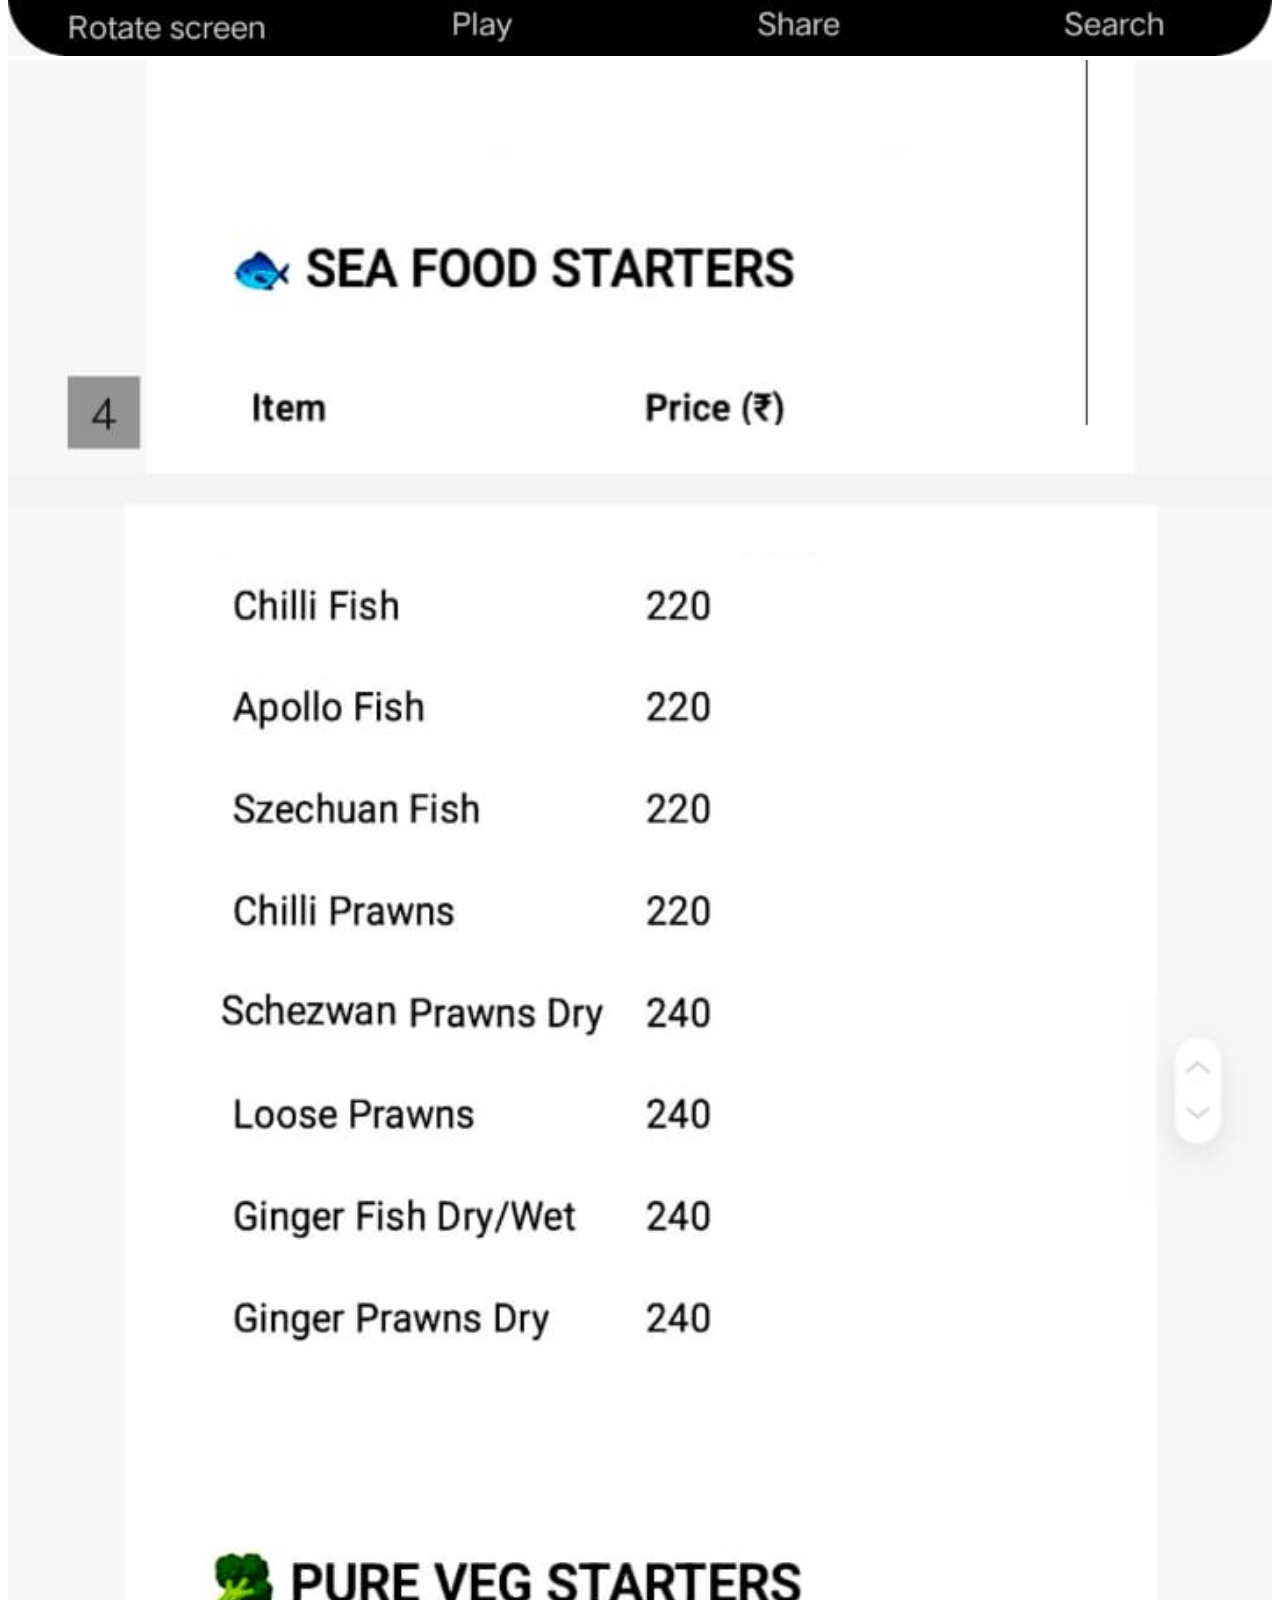
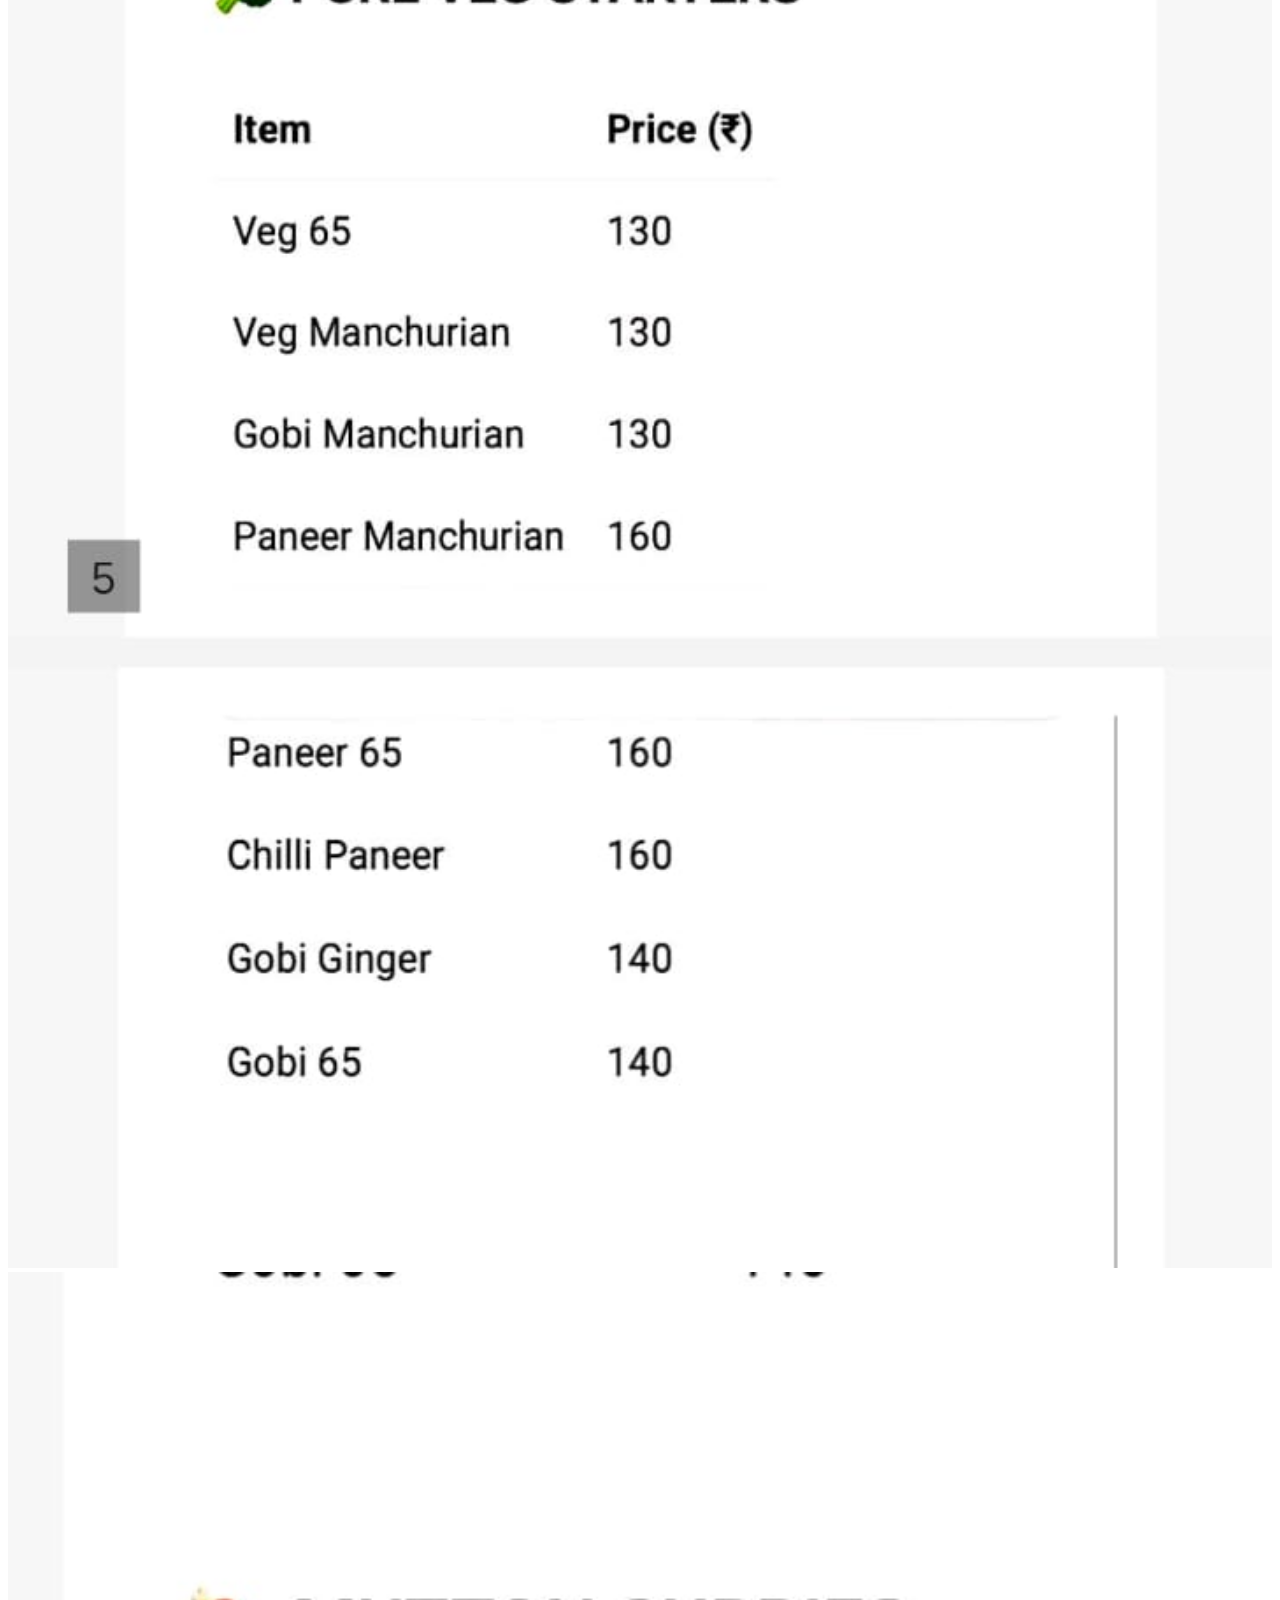
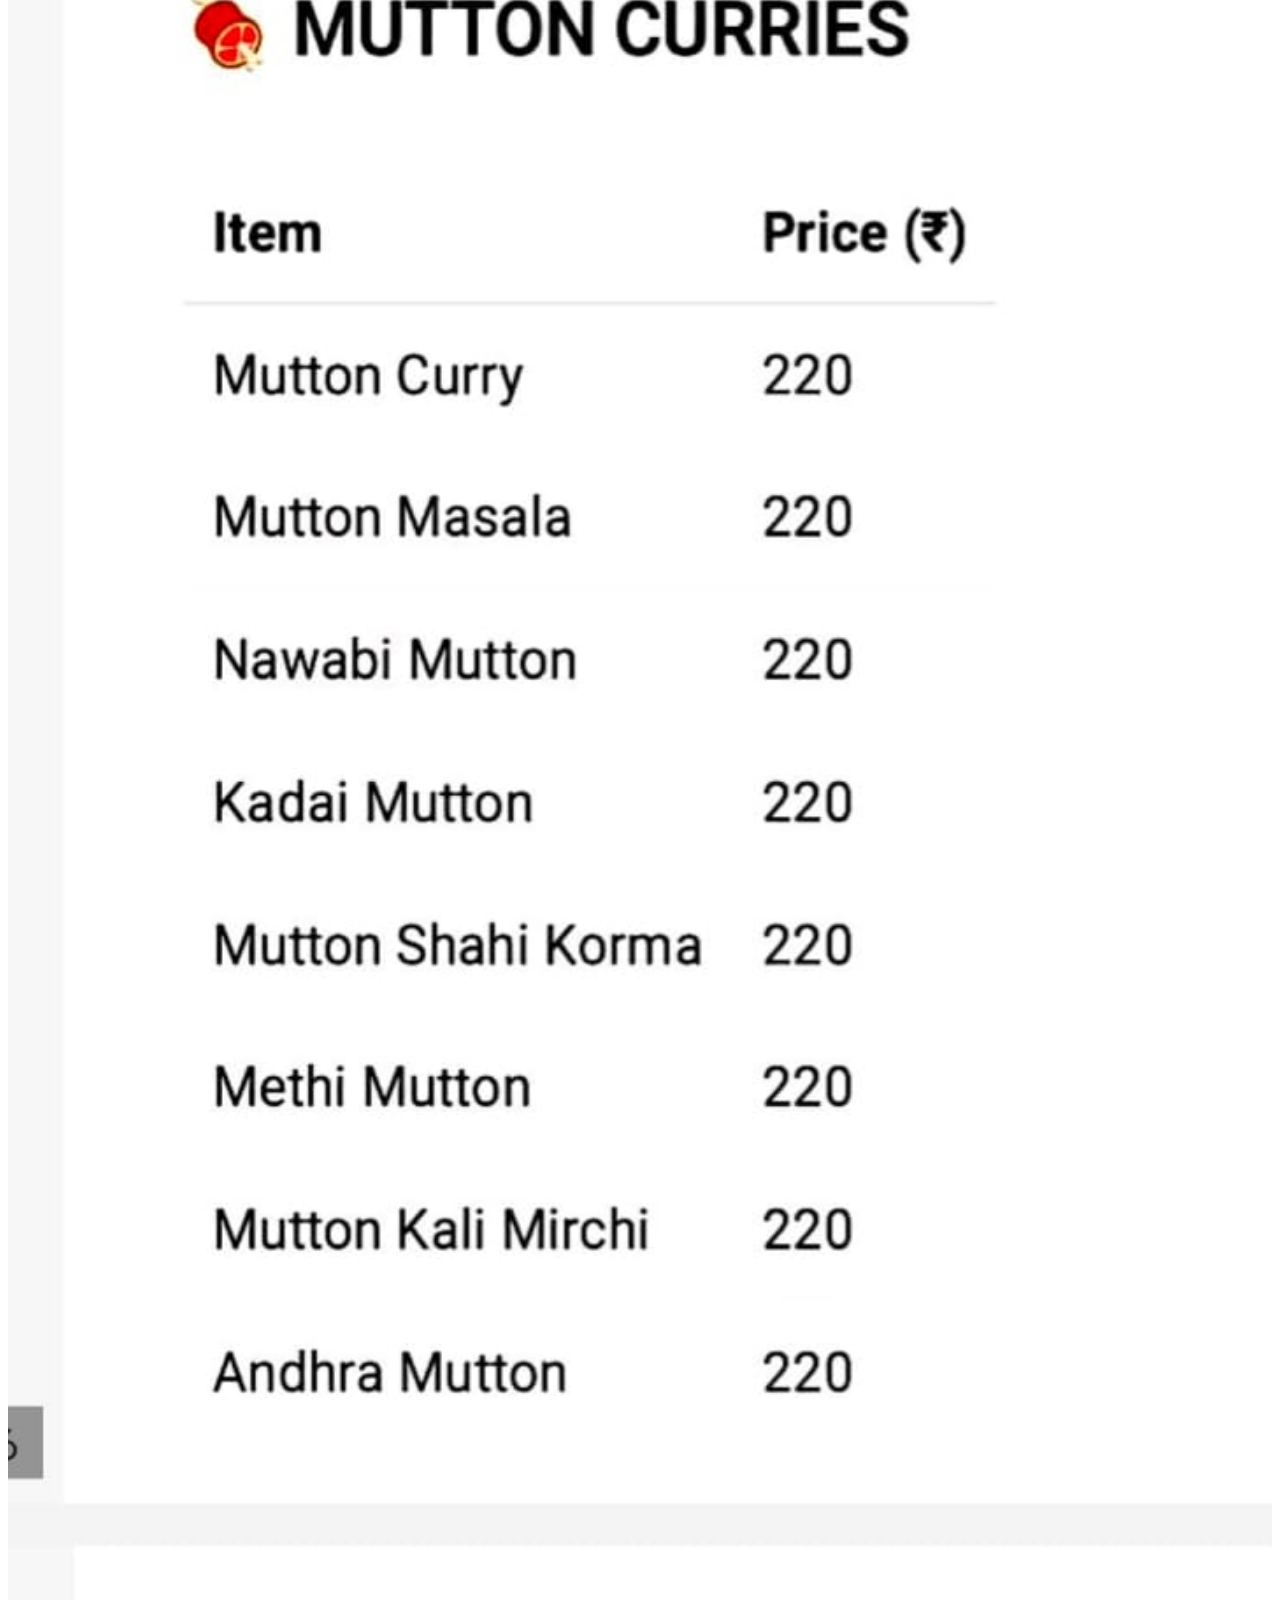
<file: menu_viewer.html>
<!DOCTYPE html>
<html>
<body>
    <img src="menu/1.jpeg" style="width:100%;"><br>
    <img src="menu/2.jpeg" style="width:100%;"><br>
    <img src="menu/3.jpeg" style="width:100%;"><br>
    <img src="menu/4.jpeg" style="width:100%;"><br>
    <img src="menu/5.jpeg" style="width:100%;"><br>
    <img src="menu/6.jpeg" style="width:100%;"><br>
    <img src="menu/7.jpeg" style="width:100%;"><br>
    <img src="menu/8.jpeg" style="width:100%;"><br>
    <img src="menu/9.jpeg" style="width:100%;"><br>
    <img src="menu/10.jpeg" style="width:100%;"><br>
</body>
</html>
</file>
<file: style.css>
:root {
  --font-heading: 'Poppins', sans-serif;
  --font-body: 'Inter', sans-serif;

  --bg-gradient: linear-gradient(135deg, #F7EFE5 0%, #F3D7B5 100%);
  --primary-btn: #F59E0B;
  --primary-btn-hover: #EA8C00;

  --heading-color: #2B2B2B;
  --text-color: #6B6B6B;

  --card-bg: #FFFFFF;
  --card-shadow: 0 10px 30px rgba(0, 0, 0, 0.08);
}

* {
  margin: 0;
  padding: 0;
  box-sizing: border-box;
}

html {
  overflow-x: hidden;
  max-width: 100vw;
}

body {
  font-family: var(--font-body);
  color: var(--text-color);
  background: var(--bg-gradient);
  min-height: 100vh;
  overflow-x: hidden;
  max-width: 100vw;
  line-height: 1.6;
}

h1,
h2,
h3,
h4,
.price {
  font-family: var(--font-heading);
  color: var(--heading-color);
}

/* Navbar */
.navbar {
  display: flex;
  justify-content: space-between;
  align-items: center;
  padding: 1.5rem 5%;
  background: transparent;
  width: 100%;
  position: fixed;
  top: 0;
  left: 0;
  z-index: 1000;
  transition: opacity 0.4s ease, visibility 0.4s ease;
  opacity: 1;
  visibility: visible;
}

.navbar.hidden {
  opacity: 0;
  visibility: hidden;
}

.nav-left {
  flex: 1;
  display: flex;
  justify-content: flex-start;
  align-items: center;
  gap: 0.5rem;
  font-weight: 500;
}

.location-btn {
  display: inline-flex;
  align-items: center;
  gap: 0.5rem;
  text-decoration: none;
}

.location-btn i {
  font-size: 1.1rem;
}

.nav-center {
  flex: 1;
  display: flex;
  justify-content: flex-end;
  align-items: center;
  gap: 1rem;
  order: 3;
}

.brand-logo {
  background: var(--primary-btn);
  color: white;
  width: 40px;
  height: 40px;
  border-radius: 50%;
  display: flex;
  align-items: center;
  justify-content: center;
  font-family: var(--font-heading);
  font-weight: 700;
  font-size: 1.2rem;
  box-shadow: 0 4px 10px rgba(245, 158, 11, 0.3);
}

.nav-center h1 {
  font-size: 1.5rem;
  font-weight: 700;
  letter-spacing: -0.5px;
}

.nav-right {
  flex: 1;
  display: flex;
  justify-content: center;
  align-items: center;
  gap: 1rem;
  order: 2;
}

.nav-pill-btn {
  background: transparent;
  border: 2px solid var(--heading-color);
  border-radius: 50px;
  padding: 0.5rem 1.25rem;
  font-family: var(--font-heading);
  font-weight: 600;
  font-size: 0.95rem;
  color: var(--heading-color);
  cursor: pointer;
  transition: all 0.3s ease;
}

.nav-pill-btn:hover {
  background: var(--heading-color);
  color: white;
}

.order-online-btn {
  background: var(--primary-btn);
  color: white;
  border-color: var(--primary-btn);
}

.order-online-btn:hover {
  background: var(--primary-btn-hover);
  border-color: var(--primary-btn-hover);
  transform: translateY(-2px);
  box-shadow: 0 4px 12px rgba(245, 158, 11, 0.3);
}

.icon-btn {
  background: white;
  border: none;
  border-radius: 50%;
  width: 45px;
  height: 45px;
  display: flex;
  align-items: center;
  justify-content: center;
  font-size: 1.25rem;
  color: var(--heading-color);
  cursor: pointer;
  box-shadow: var(--card-shadow);
  transition: all 0.3s ease;
}

.icon-btn:hover {
  transform: translateY(-2px);
  color: var(--primary-btn);
}

/* Hero Section */
.hero {
  display: flex;
  flex-direction: column;
  align-items: center;
  padding: 8rem 5% 6rem;
  text-align: center;
  position: relative;
}

.hero-title {
  font-size: 4rem;
  font-weight: 700;
  max-width: 800px;
  margin-bottom: 2rem;
  line-height: 1.2;
}

.hero-buttons {
  display: flex;
  gap: 1.5rem;
  justify-content: center;
  margin-bottom: 5rem;
}

.btn {
  padding: 1rem 2.5rem;
  border-radius: 50px;
  font-weight: 600;
  font-size: 1rem;
  cursor: pointer;
  transition: all 0.3s ease;
  font-family: var(--font-body);
  border: none;
}

.btn-primary {
  background: var(--primary-btn);
  color: white;
  box-shadow: 0 8px 20px rgba(245, 158, 11, 0.3);
}

.btn-primary:hover {
  background: var(--primary-btn-hover);
  transform: translateY(-3px);
  box-shadow: 0 12px 25px rgba(245, 158, 11, 0.4);
}

.btn-secondary {
  background: transparent;
  color: var(--heading-color);
  border: 2px solid var(--heading-color);
}

.btn-secondary:hover {
  background: var(--heading-color);
  color: white;
}

/* Hero Images */
.hero-images {
  position: relative;
  width: 100%;
  max-width: 600px;
  height: 400px;
  display: flex;
  justify-content: center;
  align-items: center;
}

.main-dish {
  width: 350px;
  height: 350px;
  border-radius: 50%;
  object-fit: cover;
  box-shadow: 0 30px 60px rgba(0, 0, 0, 0.15);
  animation: rotateDish 20s linear infinite;
  z-index: 2;
  border: 8px solid white;
}

.floating-dish {
  position: absolute;
  width: 150px;
  height: 150px;
  border-radius: 50%;
  object-fit: cover;
  box-shadow: var(--card-shadow);
  border: 5px solid white;
  animation: float 4s ease-in-out infinite;
  z-index: 1;
}

.dish-1 {
  top: -20%;
  left: -20%;
  animation-delay: 0s;
}

.dish-2 {
  bottom: -20%;
  right: -20%;
  animation-delay: 1.5s;
}

.dish-3 {
  top: 40%;
  left: 100%;
  animation-delay: 2.5s;
}

/* Menu Section */
.menu-section {
  padding: 2rem 5% 6rem;
}

.menu-grid {
  display: grid;
  grid-template-columns: repeat(auto-fit, minmax(250px, 1fr));
  gap: 2.5rem;
  max-width: 1200px;
  margin: 4rem auto 0;
}

.menu-card {
  background: var(--card-bg);
  border-radius: 30px;
  padding: 2rem 1.5rem;
  text-align: center;
  box-shadow: var(--card-shadow);
  transition: transform 0.4s cubic-bezier(0.175, 0.885, 0.32, 1.275);
  display: flex;
  flex-direction: column;
  align-items: center;
}

.menu-card.floating-card {
  animation: floatCard 4s ease-in-out infinite;
}

.menu-card:hover {
  transform: scale(1.08) !important;
  animation-play-state: paused;
  z-index: 10;
}

.card-img-wrapper {
  width: 160px;
  height: 160px;
  margin-top: -4.5rem;
  margin-bottom: 1.5rem;
  border-radius: 50%;
  box-shadow: 0 15px 35px rgba(0, 0, 0, 0.1);
  background: white;
  padding: 5px;
}

.card-img-wrapper img {
  width: 100%;
  height: 100%;
  border-radius: 50%;
  object-fit: cover;
  display: block;
}

.menu-card h3 {
  font-size: 1.25rem;
  margin-bottom: 0.5rem;
  letter-spacing: -0.3px;
}

.menu-card p {
  font-size: 0.9rem;
  margin-bottom: 1.5rem;
  flex-grow: 1;
}

.card-footer {
  width: 100%;
  display: flex;
  justify-content: space-between;
  align-items: center;
}

.price {
  font-size: 1.3rem;
  font-weight: 700;
  white-space: nowrap;
}

.description-btn {
  background: transparent;
  color: var(--heading-color);
  border: 1px solid var(--heading-color);
  padding: 0.3rem 0.7rem;
  border-radius: 20px;
  font-family: var(--font-body);
  font-weight: 500;
  cursor: pointer;
  display: flex;
  align-items: center;
  gap: 0.3rem;
  transition: all 0.3s ease;
  font-size: 0.8rem;
}

.description-btn:hover {
  background: var(--heading-color);
  color: white;
  transform: scale(1.05);
}

/* Animations */
@keyframes rotateDish {
  from {
    transform: rotate(0deg);
  }

  to {
    transform: rotate(360deg);
  }
}

@keyframes float {
  0% {
    transform: translateY(0px);
  }

  50% {
    transform: translateY(-15px);
  }

  100% {
    transform: translateY(0px);
  }
}

@keyframes floatCard {
  0% {
    transform: translateY(0px);
  }

  50% {
    transform: translateY(-10px);
  }

  100% {
    transform: translateY(0px);
  }
}

/* Responsive */
@media (max-width: 1024px) {
  .nav-left .location-btn span {
    display: none;
  }

  .nav-left .location-btn {
    padding: 0;
    width: 45px;
    height: 45px;
    border-radius: 50%;
    display: flex;
    justify-content: center;
    align-items: center;
  }

  .nav-left .location-btn i {
    font-size: 1.5rem;
  }

  .dish-3 {
    left: 80%;
  }
}

@media (max-width: 768px) {
  * {
    -webkit-tap-highlight-color: transparent;
  }

  .navbar {
    padding: 1.5rem 5%;
    flex-wrap: nowrap;
    justify-content: space-between;
  }

  .nav-left,
  .nav-center {
    flex: none;
    width: auto;
    margin: 0;
  }

  .nav-right {
    display: none;
  }

  .nav-left {
    order: 1;
  }

  .nav-center {
    order: 2;
  }

  .nav-center h1 {
    display: none;
  }

  .brand-logo {
    width: 45px;
    height: 45px;
    font-size: 1.2rem;
  }

  .nav-left .location-btn {
    width: 45px;
    height: 45px;
  }

  .nav-left .location-btn i {
    font-size: 1.5rem;
  }

  .icon-btn {
    display: none;
  }

  .hero {
    padding: 6rem 5% 3rem;
  }

  .hero-title {
    font-size: 2.8rem;
    font-weight: 800;
    line-height: 1.15;
    padding: 0 0.5rem;
    margin-bottom: 2rem;
  }

  .hero-buttons {
    flex-direction: row;
    flex-wrap: wrap;
    justify-content: center;
    width: 100%;
    max-width: 100%;
    gap: 1rem;
    margin: 0 auto;
  }

  .btn {
    width: auto;
    padding: 0.75rem 1.5rem;
    font-size: 0.95rem;
  }

  .hero-images {
    width: 260px;
    height: 260px;
    margin-top: 5rem;
  }

  .main-dish {
    width: 180px;
    height: 180px;
  }

  .floating-dish {
    width: 70px;
    height: 70px;
  }

  .dish-1 {
    top: -20%;
    left: -20%;
  }

  .dish-2 {
    bottom: -20%;
    right: -20%;
  }

  .dish-3 {
    left: 95%;
    right: auto;
    top: 40%;
  }

  .menu-grid {
    gap: 3.5rem;
    margin-top: 2rem;
  }

  .card-img-wrapper {
    width: 130px;
    height: 130px;
    margin-top: -3.5rem;
  }
}

@media (max-width: 480px) {
  .nav-center h1 {
    display: none;
  }

  .hero-title {
    font-size: 1.8rem;
  }

  .hero-images {
    width: 220px;
    height: 220px;
    margin-top: 3rem;
  }

  .main-dish {
    width: 150px;
    height: 150px;
  }

  .floating-dish {
    width: 60px;
    height: 60px;
  }

  .dish-1 {
    top: -20%;
    left: -20%;
  }

  .dish-2 {
    bottom: -20%;
    right: -20%;
  }

  .dish-3 {
    left: 95%;
    right: auto;
    top: 40%;
  }
}

/* About Section */
.about-section {
  padding: 4rem 5%;
  text-align: center;
  background: var(--card-bg);
  border-radius: 30px;
  margin: 0 auto 4rem;
  max-width: 1000px;
  box-shadow: var(--card-shadow);
  position: relative;
  z-index: 1;
}

.about-content {
  max-width: 800px;
  margin: 0 auto;
}

.about-content h2 {
  font-size: 2.5rem;
  margin-bottom: 1.5rem;
  color: var(--heading-color);
  position: relative;
  display: inline-block;
}

.about-content h2::after {
  content: '';
  position: absolute;
  left: 50%;
  bottom: -10px;
  transform: translateX(-50%);
  width: 60px;
  height: 3px;
  background: var(--primary-btn);
  border-radius: 2px;
}

.about-content p {
  font-size: 1.1rem;
  line-height: 1.8;
  color: var(--text-color);
}

@media (max-width: 768px) {
  .about-section {
    padding: 3rem 5%;
    margin: 0 1rem 3rem;
  }

  .about-content h2 {
    font-size: 2rem;
  }

  .about-content p {
    font-size: 1rem;
  }
}

/* Gallery Section */
.gallery-section {
  padding: 4rem 5%;
  text-align: center;
  max-width: 1200px;
  margin: 0 auto 4rem;
}

.gallery-content h2 {
  font-size: 2.5rem;
  margin-bottom: 2.5rem;
  color: var(--heading-color);
  position: relative;
  display: inline-block;
}

.gallery-content h2::after {
  content: '';
  position: absolute;
  left: 50%;
  bottom: -10px;
  transform: translateX(-50%);
  width: 60px;
  height: 3px;
  background: var(--primary-btn);
  border-radius: 2px;
}

.gallery-row {
  display: flex;
  gap: 2rem;
  overflow-x: auto;
  padding: 1rem 1rem 2rem;
  scrollbar-width: thin;
  scrollbar-color: var(--primary-btn) rgba(0, 0, 0, 0.05);
}

.gallery-row::-webkit-scrollbar {
  height: 8px;
}

.gallery-row::-webkit-scrollbar-track {
  background: rgba(0, 0, 0, 0.05);
  border-radius: 10px;
}

.gallery-row::-webkit-scrollbar-thumb {
  background-color: var(--primary-btn);
  border-radius: 10px;
}

.gallery-item {
  flex: 0 0 350px;
  border-radius: 20px;
  overflow: hidden;
  box-shadow: var(--card-shadow);
  transition: transform 0.4s ease;
  background: white;
  padding: 10px;
}

.gallery-item:hover {
  transform: translateY(-10px);
}

.gallery-item img,
.coming-soon .placeholder {
  width: 100%;
  height: 250px;
  object-fit: cover;
  border-radius: 15px;
  display: block;
}

.coming-soon .placeholder {
  display: flex;
  flex-direction: column;
  justify-content: center;
  align-items: center;
  background: #f8f9fa;
  color: #888;
  border: 2px dashed #ddd;
  gap: 0.5rem;
  font-family: var(--font-body);
  font-weight: 500;
}

.coming-soon .placeholder i {
  font-size: 3rem;
  color: #ccc;
}

@media (max-width: 768px) {
  .gallery-section {
    padding: 2rem 5%;
  }

  .gallery-content h2 {
    font-size: 2rem;
  }
}

/* Footer */
.footer {
  background: #1a1a1a;
  color: #f5f5f5;
  padding: 4rem 5% 1rem;
  margin-top: 4rem;
}

.footer-content {
  display: grid;
  grid-template-columns: repeat(auto-fit, minmax(250px, 1fr));
  gap: 3rem;
  margin-bottom: 3rem;
}

.footer-logo {
  display: flex;
  align-items: center;
  gap: 0.5rem;
  margin-bottom: 1rem;
}

.footer-logo i {
  color: var(--primary-btn);
  font-size: 2rem;
}

.footer-logo h2 {
  color: white;
  font-size: 1.5rem;
}

.brand-section p {
  color: #aaa;
  margin-bottom: 1.5rem;
}

.social-links {
  display: flex;
  gap: 1rem;
}

.social-links a {
  color: white;
  background: rgba(255, 255, 255, 0.1);
  width: 40px;
  height: 40px;
  border-radius: 50%;
  display: flex;
  align-items: center;
  justify-content: center;
  font-size: 1.2rem;
  transition: all 0.3s ease;
  text-decoration: none;
}

.social-links a:hover {
  background: var(--primary-btn);
  transform: translateY(-3px);
}

.footer-section h3 {
  color: white;
  font-size: 1.2rem;
  margin-bottom: 1.5rem;
  position: relative;
  padding-bottom: 0.5rem;
}

.footer-section h3::after {
  content: '';
  position: absolute;
  left: 0;
  bottom: 0;
  width: 40px;
  height: 2px;
  background: var(--primary-btn);
}

.footer-section ul {
  list-style: none;
}

.footer-section ul li {
  margin-bottom: 1rem;
  display: flex;
  align-items: flex-start;
  gap: 0.8rem;
  color: #aaa;
}

.footer-section ul li i {
  color: var(--primary-btn);
  margin-top: 0.2rem;
  font-size: 1.2rem;
}

.footer-section ul li a {
  color: #aaa;
  text-decoration: none;
  transition: color 0.3s ease;
}

.footer-section ul li a:hover {
  color: var(--primary-btn);
}

.footer-bottom {
  text-align: center;
  padding-top: 2rem;
  border-top: 1px solid rgba(255, 255, 255, 0.1);
  color: #aaa;
  font-size: 0.9rem;
}

@media (max-width: 768px) {
  .footer {
    padding-top: 3rem;
  }
}

/* Reviews Section */
.reviews-section {
  padding: 5rem 5%;
  max-width: 1400px;
  margin: 0 auto;
  overflow: hidden;
}

.reviews-header {
  display: flex;
  justify-content: space-between;
  align-items: flex-start;
  margin-bottom: 3rem;
  gap: 2rem;
  flex-wrap: wrap;
}

.reviews-title {
  flex: 1;
  min-width: 300px;
  font-size: 2.5rem;
  font-weight: 600;
  color: var(--heading-color);
  line-height: 1.2;
}

.reviews-title em {
  font-style: italic;
  font-weight: 400;
}

.reviews-subtitle {
  flex: 1;
  min-width: 300px;
  font-size: 1rem;
  color: #777;
  line-height: 1.6;
  text-align: right;
}

.reviews-container {
  overflow-x: auto;
  padding: 2rem 1rem 3rem;
  margin: -2rem -1rem -3rem;
  /* Compensate for padding to show shadows */
  scrollbar-width: none;
  /* Firefox */
}

.reviews-container::-webkit-scrollbar {
  display: none;
  /* Safari and Chrome */
}

.reviews-row {
  display: inline-flex;
  gap: 1.5rem;
}

.review-card {
  width: 320px;
  height: 480px;
  background: #f5f5f7;
  border-radius: 24px;
  padding: 2.5rem 2rem;
  display: flex;
  flex-direction: column;
  justify-content: space-between;
  position: relative;
  overflow: hidden;
  transition: transform 0.4s cubic-bezier(0.25, 0.8, 0.25, 1), box-shadow 0.4s ease;
  cursor: pointer;
  flex-shrink: 0;
  box-shadow: 0 10px 30px rgba(0, 0, 0, 0.03);
}

.review-card::before {
  content: '';
  position: absolute;
  top: 0;
  left: 0;
  width: 100%;
  height: 100%;
  background: linear-gradient(to bottom, #fffcf6 0%, #ffdf9e 40%, #ff9800 100%);
  opacity: 0;
  transition: opacity 0.5s ease;
  z-index: 0;
}

.review-card:hover {
  transform: scale(1.03) translateY(-10px);
  box-shadow: 0 20px 40px rgba(255, 143, 0, 0.2);
}

.review-card:hover::before {
  opacity: 1;
}

.review-content,
.review-meta {
  position: relative;
  z-index: 1;
}

.review-heading {
  font-size: 1.3rem;
  font-weight: 600;
  color: #111;
  margin-bottom: 1rem;
  line-height: 1.3;
}

.review-text {
  font-size: 0.95rem;
  color: #555;
  line-height: 1.5;
  display: -webkit-box;
  -webkit-line-clamp: 8;
  /* stylelint-disable-next-line property-no-unknown */
  -webkit-box-orient: vertical;
  overflow: hidden;
}

.review-card:hover .review-text {
  color: #222;
}

.review-meta {
  margin-top: 1.5rem;
}

.review-context {
  font-size: 0.75rem;
  color: #888;
  margin-bottom: 1rem;
  font-weight: 500;
}

.review-card:hover .review-context {
  color: #555;
}

.review-author {
  display: flex;
  align-items: center;
  gap: 1rem;
}

.author-avatar {
  width: 40px;
  height: 40px;
  border-radius: 50%;
  background: var(--primary-btn);
  color: #fff;
  display: flex;
  align-items: center;
  justify-content: center;
  font-weight: 700;
  font-size: 1.1rem;
  box-shadow: 0 4px 10px rgba(245, 158, 11, 0.3);
}

.author-info h4 {
  font-size: 0.95rem;
  font-weight: 600;
  color: #111;
  margin: 0;
}

.author-info span {
  font-size: 0.75rem;
  color: #777;
}

.review-card:hover .author-info span {
  color: #444;
}

@media (max-width: 768px) {
  .reviews-header {
    flex-direction: column;
    text-align: left;
    gap: 1rem;
  }

  .reviews-subtitle {
    text-align: left;
  }

  .review-card {
    width: 280px;
    height: 420px;
    padding: 2rem 1.5rem;
  }
}
</file>
